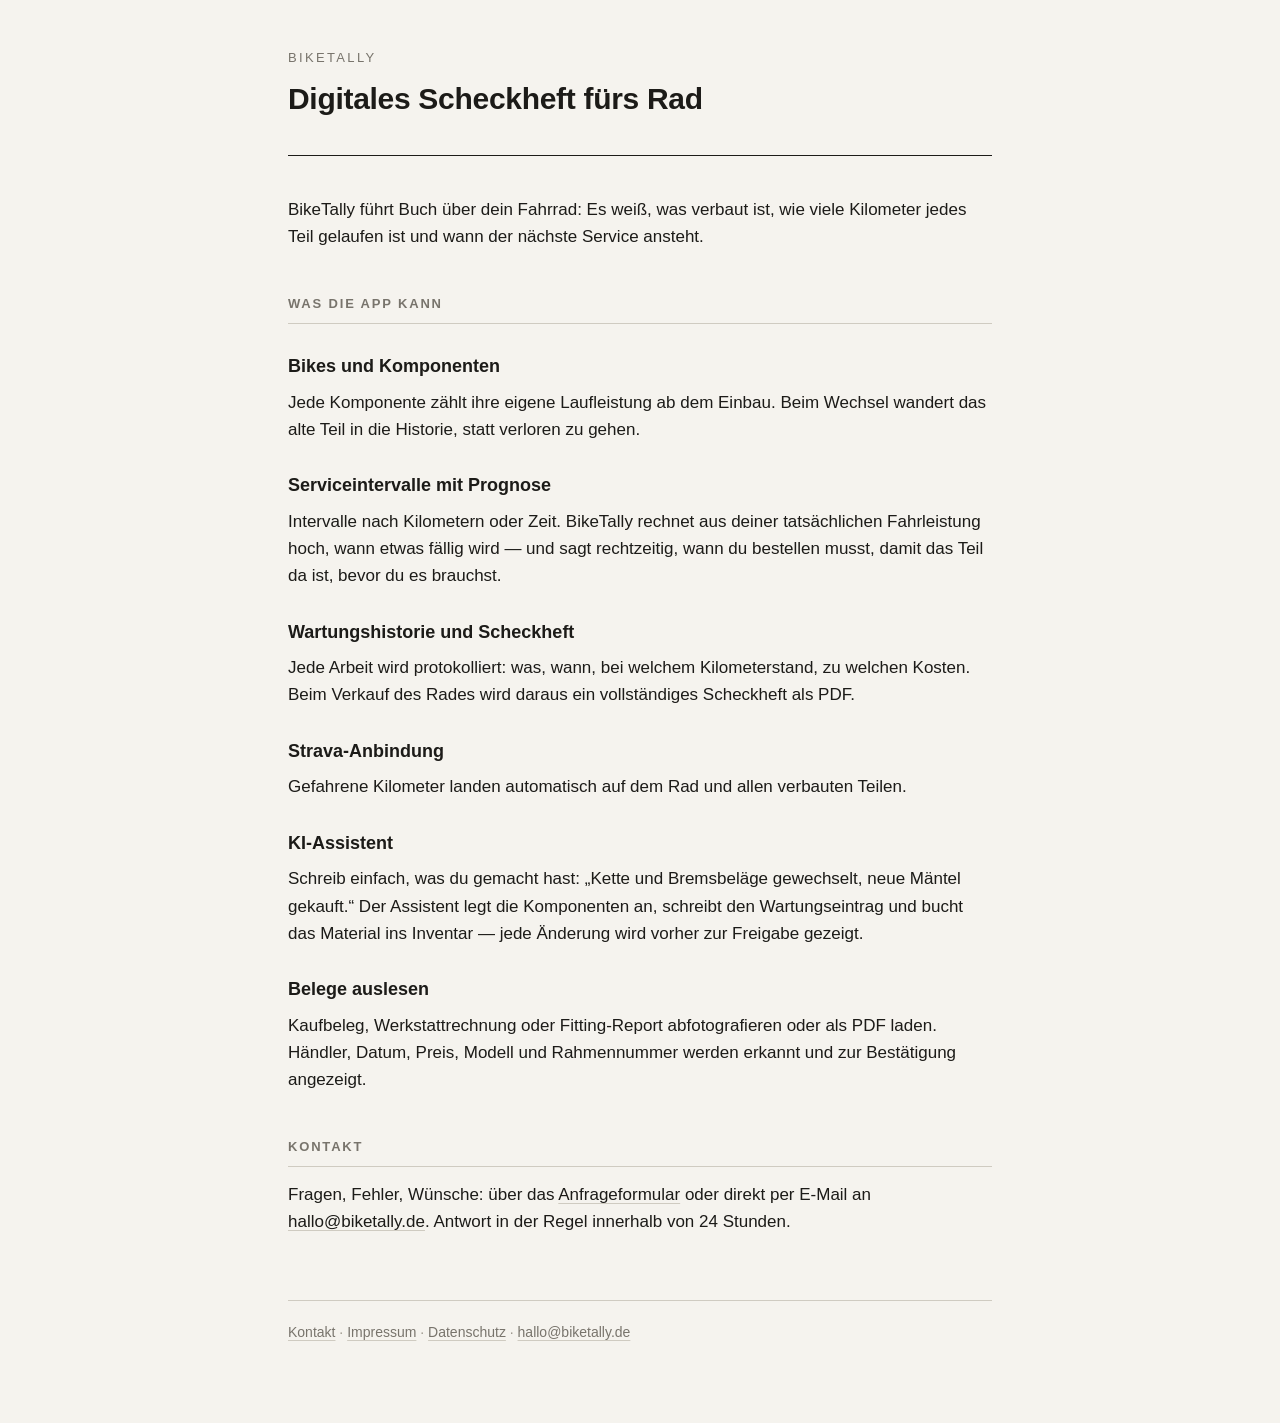
<file: index.html>
<!DOCTYPE html>
<html lang="de">
<head>
<meta charset="utf-8">
<meta name="viewport" content="width=device-width, initial-scale=1">
<title>BikeTally – Digitales Scheckheft fürs Rad</title>
<meta name="description" content="BikeTally führt Buch über dein Fahrrad: was verbaut ist, wie viele Kilometer jedes Teil gelaufen ist und wann der nächste Service ansteht.">
<link rel="stylesheet" href="/stil.css">
</head>
<body>
<div class="blatt">

<header>
  <p class="marke">BikeTally</p>
  <h1>Digitales Scheckheft fürs Rad</h1>
</header>

<p>
  BikeTally führt Buch über dein Fahrrad: Es weiß, was verbaut ist, wie viele Kilometer jedes
  Teil gelaufen ist und wann der nächste Service ansteht.
</p>

<h2>Was die App kann</h2>

<h3>Bikes und Komponenten</h3>
<p>
  Jede Komponente zählt ihre eigene Laufleistung ab dem Einbau. Beim Wechsel wandert das alte
  Teil in die Historie, statt verloren zu gehen.
</p>

<h3>Serviceintervalle mit Prognose</h3>
<p>
  Intervalle nach Kilometern oder Zeit. BikeTally rechnet aus deiner tatsächlichen Fahrleistung
  hoch, wann etwas fällig wird — und sagt rechtzeitig, wann du bestellen musst, damit das Teil
  da ist, bevor du es brauchst.
</p>

<h3>Wartungshistorie und Scheckheft</h3>
<p>
  Jede Arbeit wird protokolliert: was, wann, bei welchem Kilometerstand, zu welchen Kosten. Beim
  Verkauf des Rades wird daraus ein vollständiges Scheckheft als PDF.
</p>

<h3>Strava-Anbindung</h3>
<p>
  Gefahrene Kilometer landen automatisch auf dem Rad und allen verbauten Teilen.
</p>

<h3>KI-Assistent</h3>
<p>
  Schreib einfach, was du gemacht hast: „Kette und Bremsbeläge gewechselt, neue Mäntel gekauft.“
  Der Assistent legt die Komponenten an, schreibt den Wartungseintrag und bucht das Material ins
  Inventar — jede Änderung wird vorher zur Freigabe gezeigt.
</p>

<h3>Belege auslesen</h3>
<p>
  Kaufbeleg, Werkstattrechnung oder Fitting-Report abfotografieren oder als PDF laden. Händler,
  Datum, Preis, Modell und Rahmennummer werden erkannt und zur Bestätigung angezeigt.
</p>

<h2>Kontakt</h2>
<p>
  Fragen, Fehler, Wünsche: über das <a href="/kontakt">Anfrageformular</a> oder direkt per
  E-Mail an <a href="mailto:hallo@biketally.de">hallo@biketally.de</a>. Antwort in der Regel
  innerhalb von 24 Stunden.
</p>

<footer>
  <a href="/kontakt">Kontakt</a> · <a href="/impressum">Impressum</a> ·
  <a href="/datenschutz">Datenschutz</a> ·
  <a href="mailto:hallo@biketally.de">hallo@biketally.de</a>
</footer>

</div>
</body>
</html>
</file>
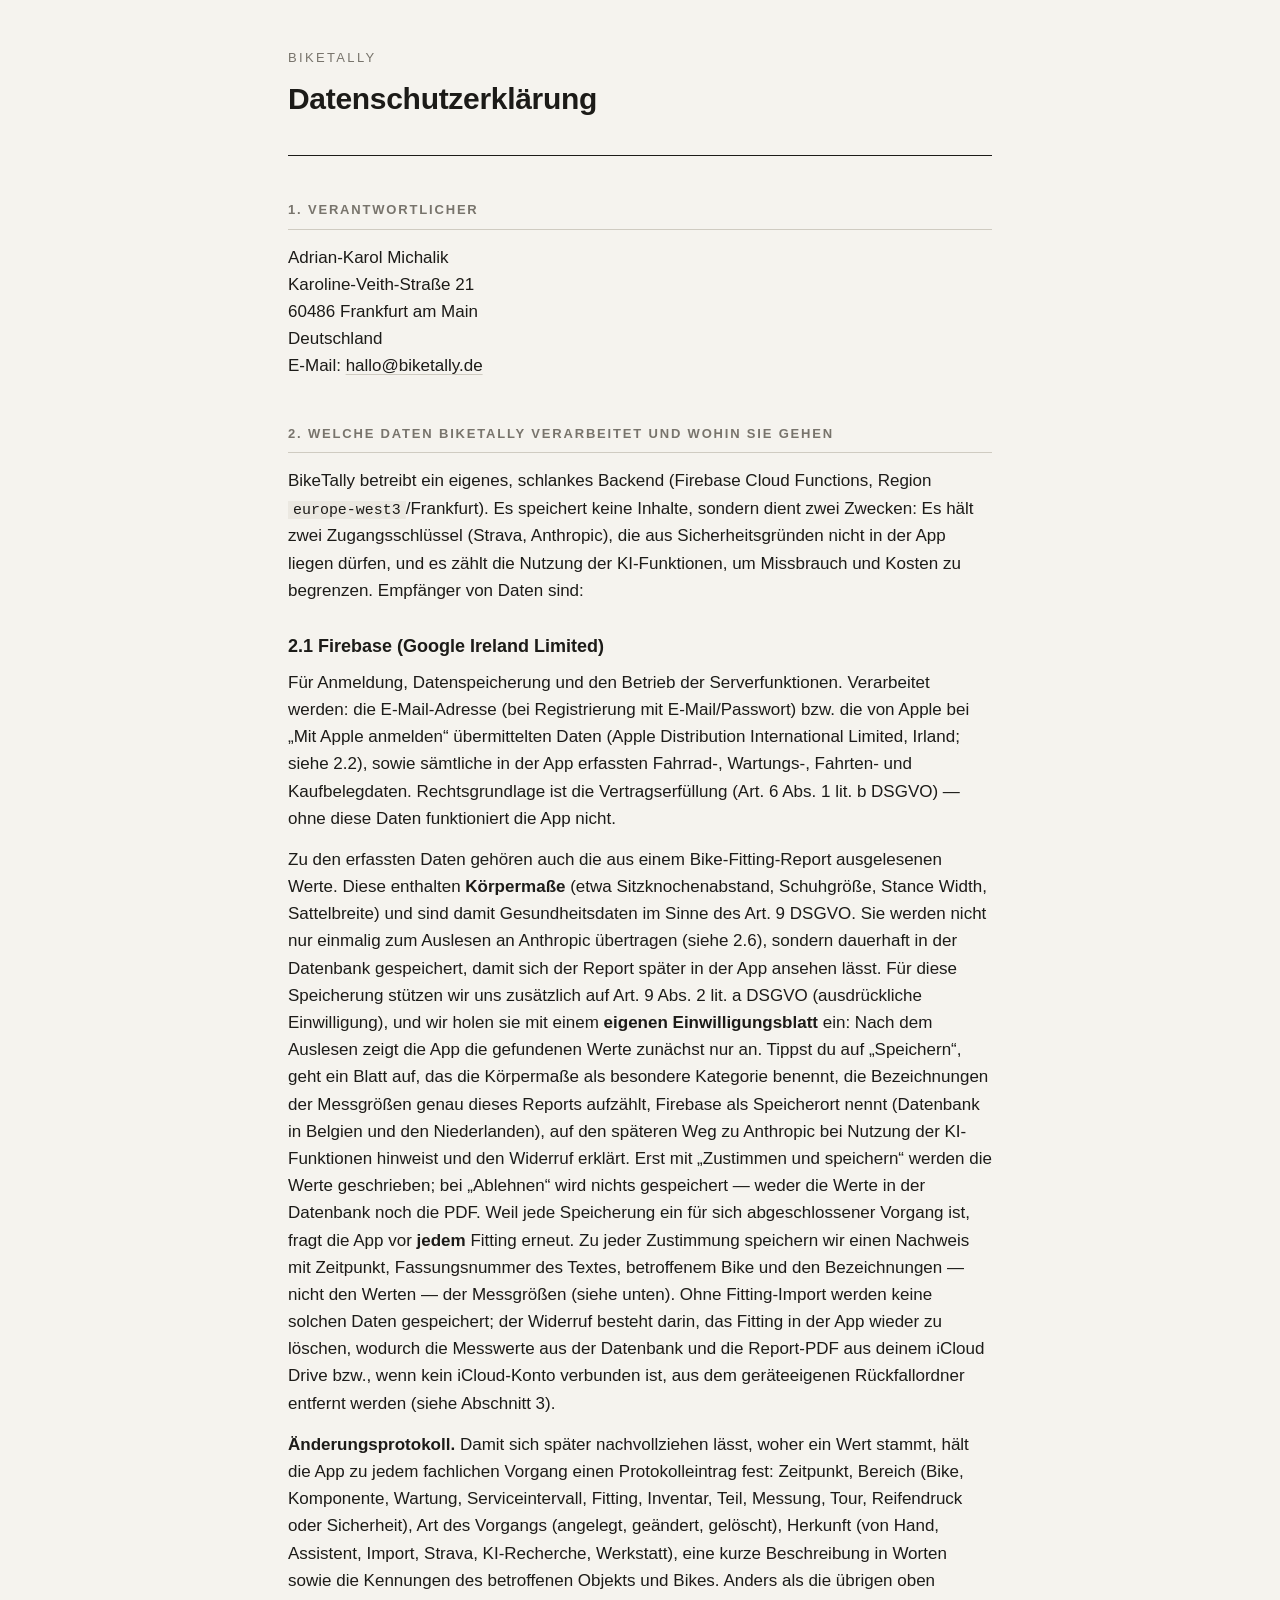
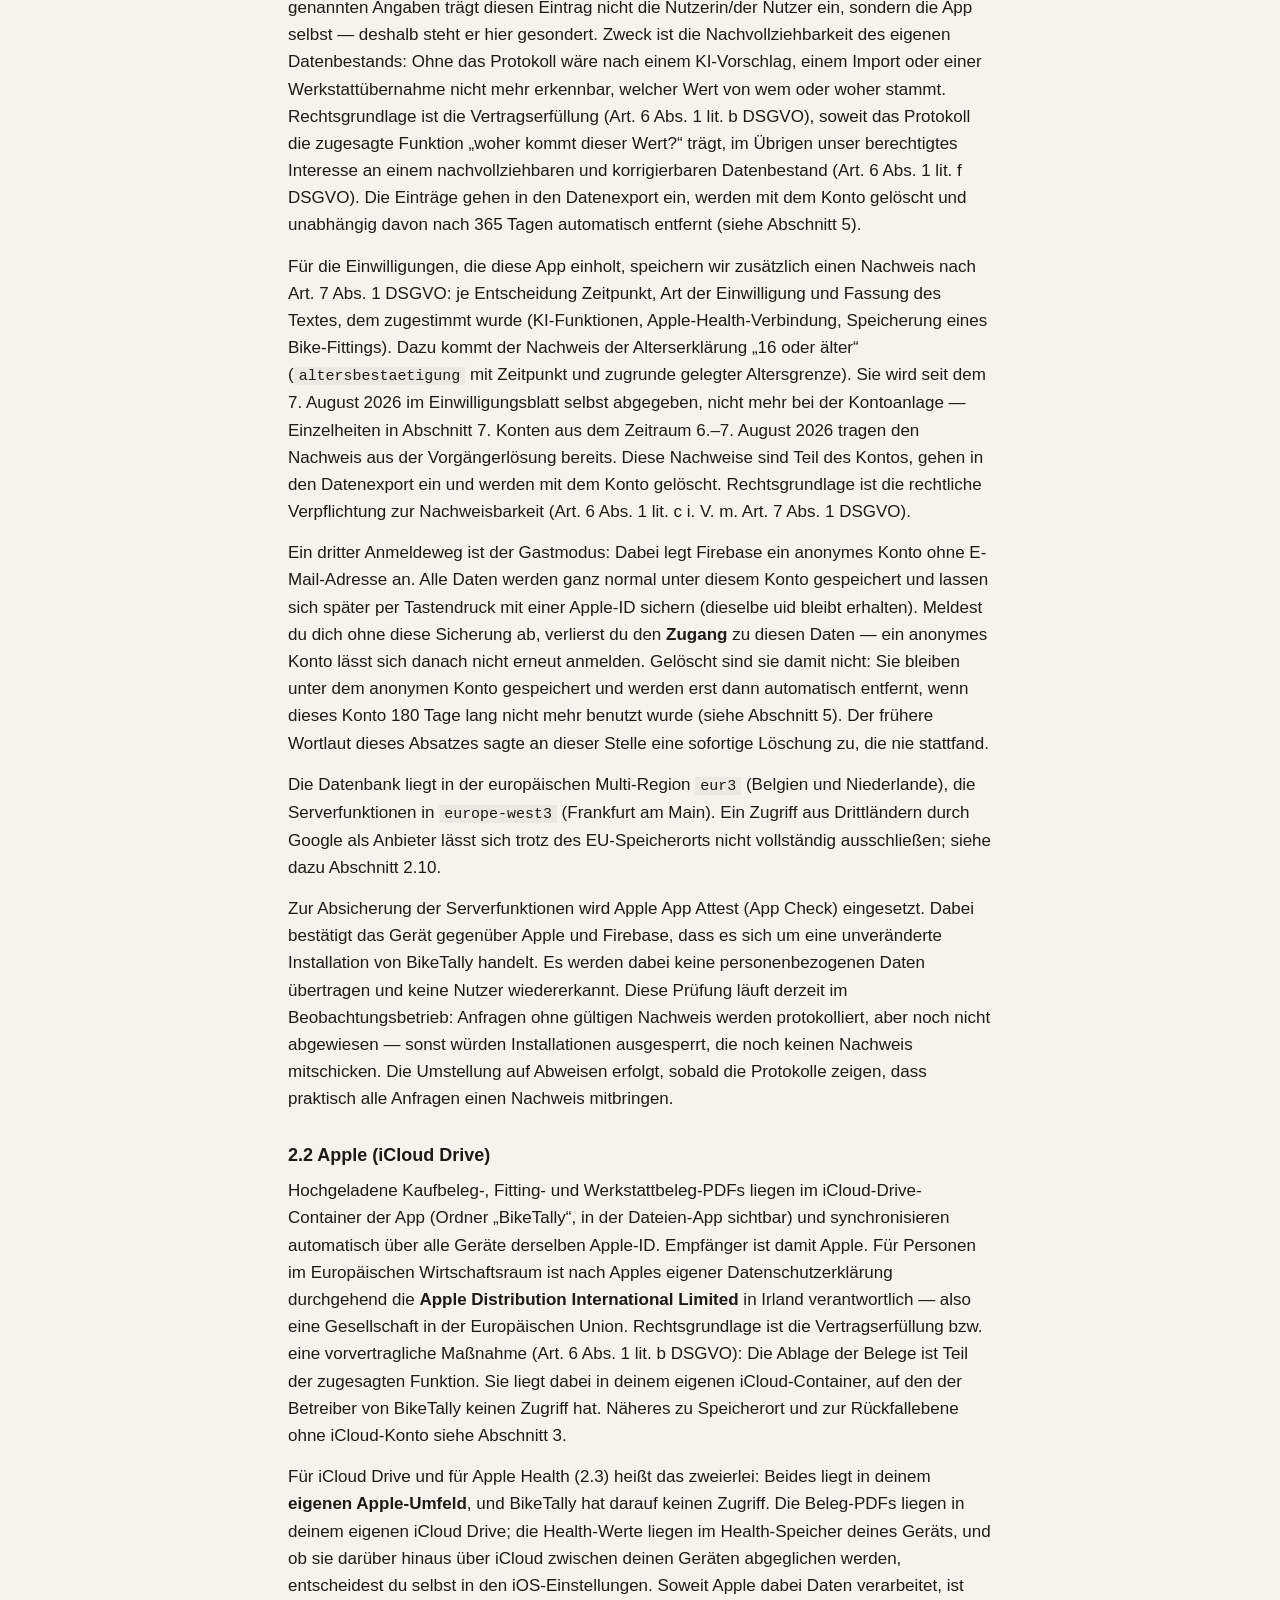
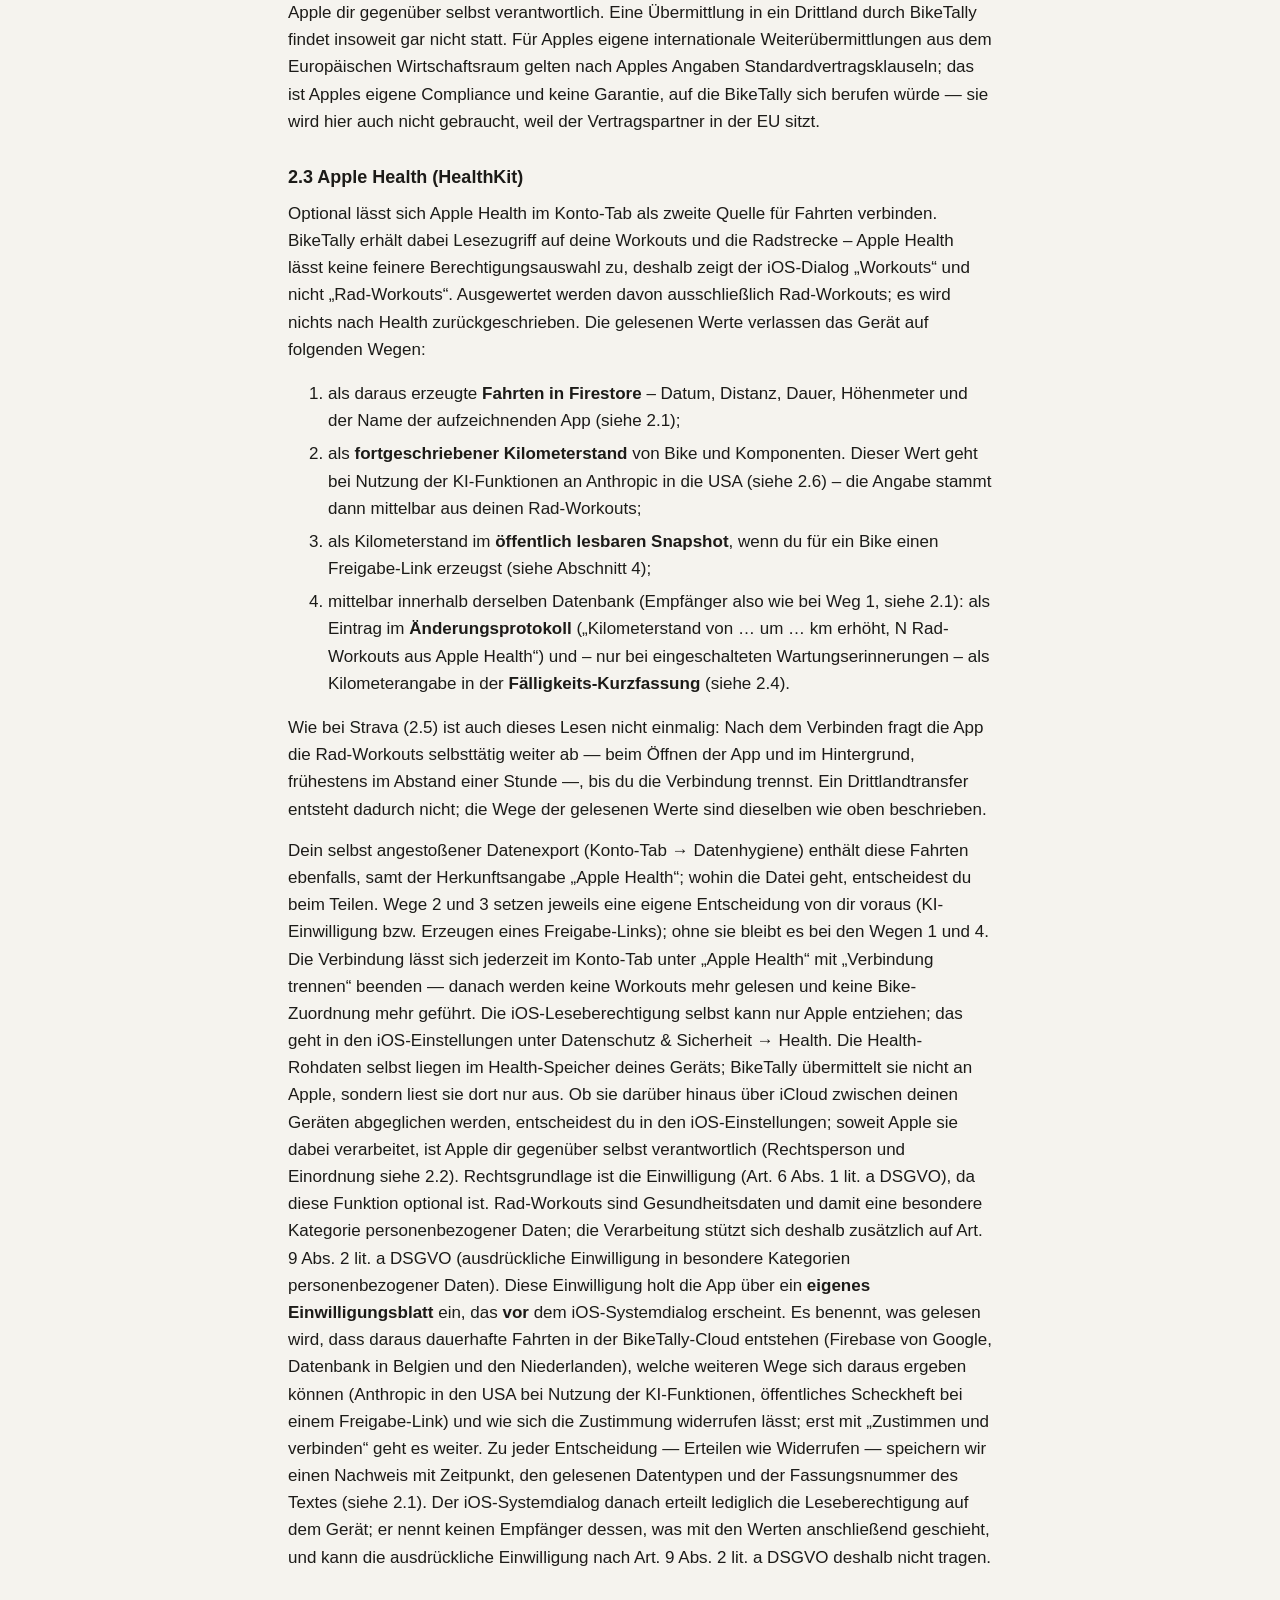
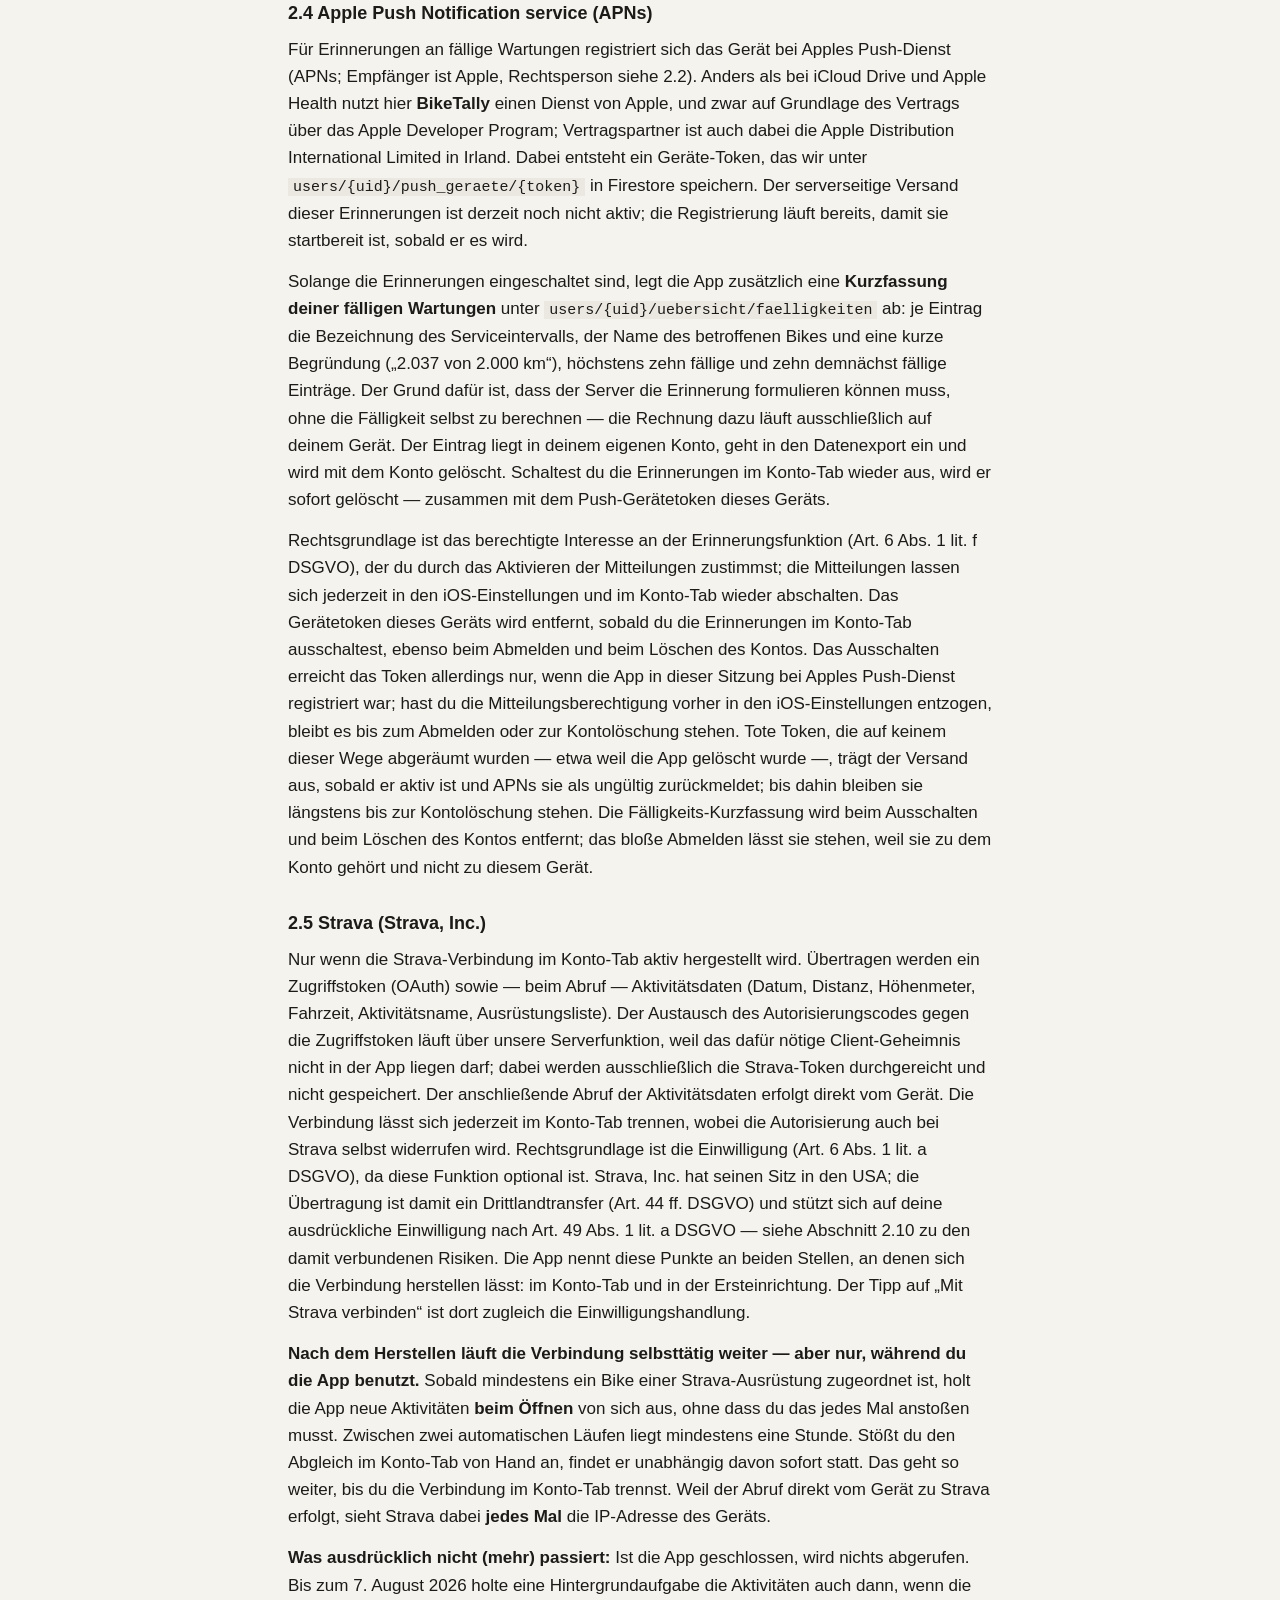
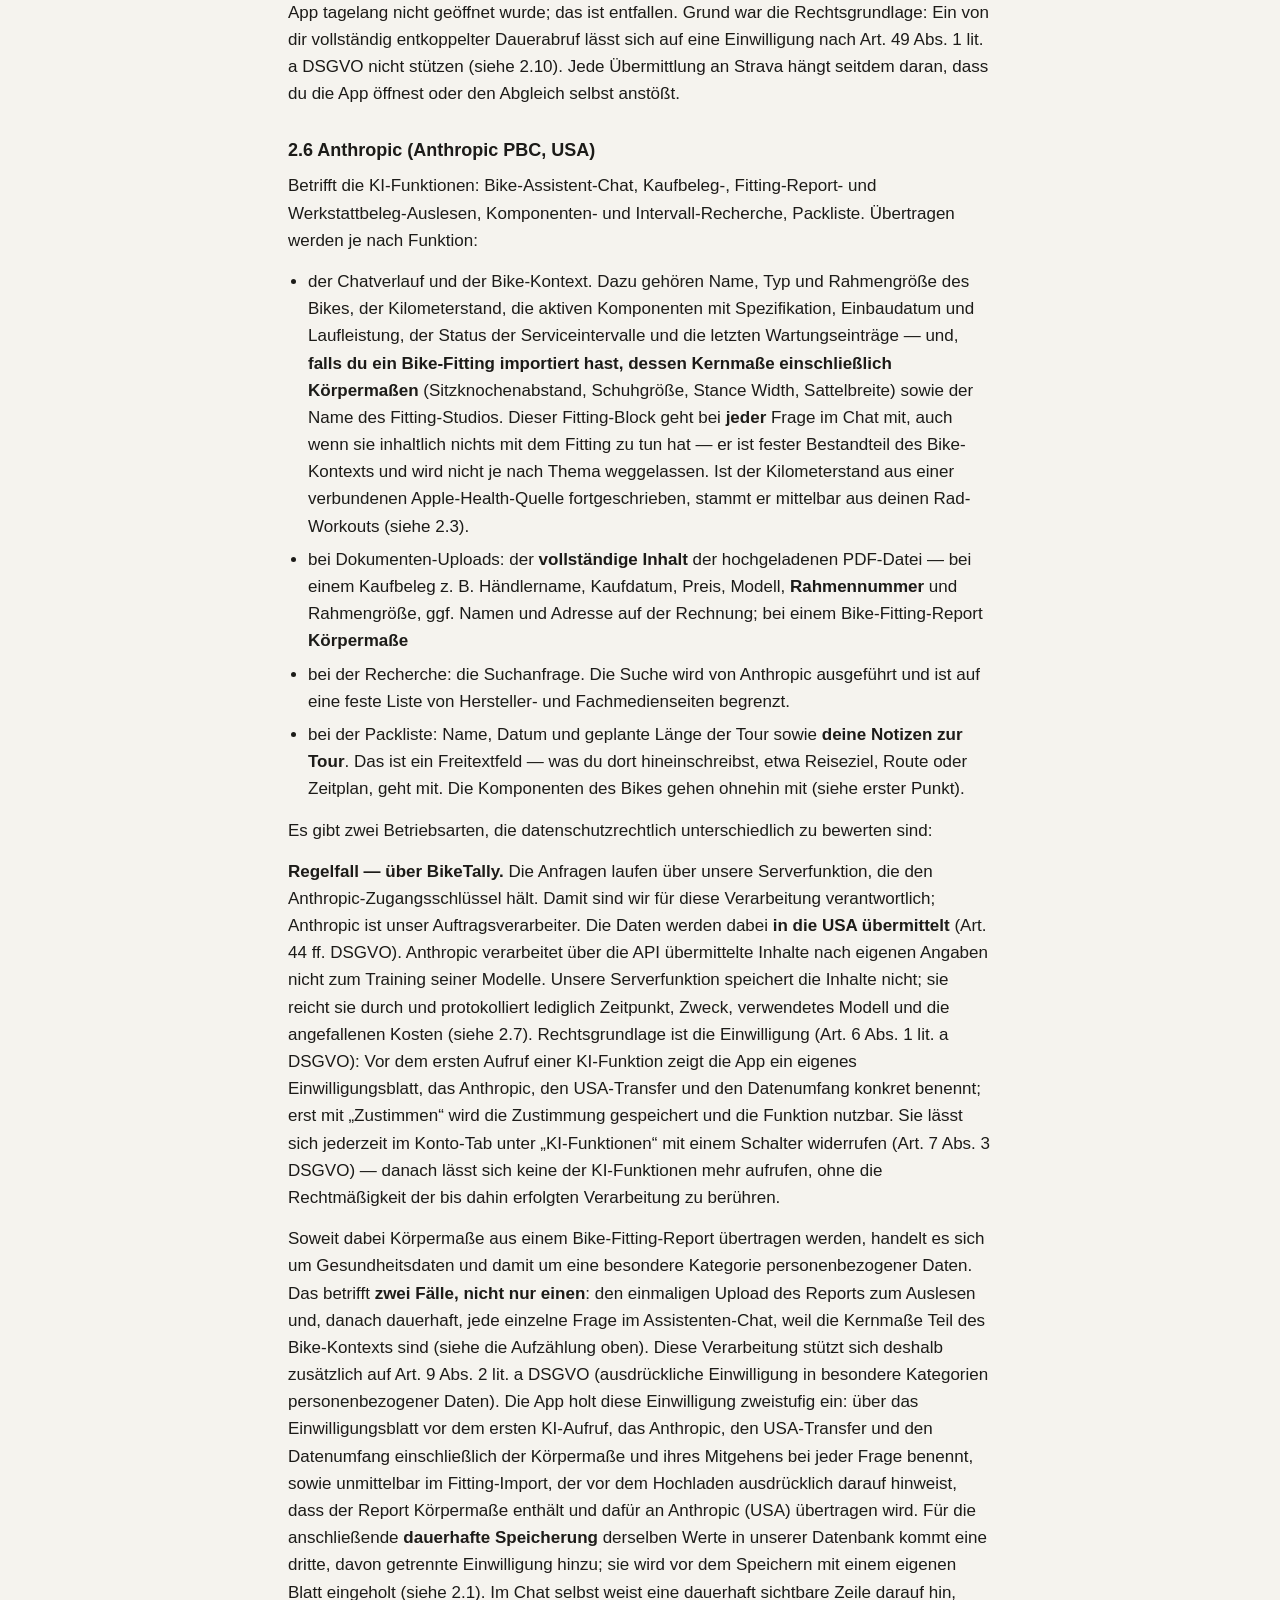
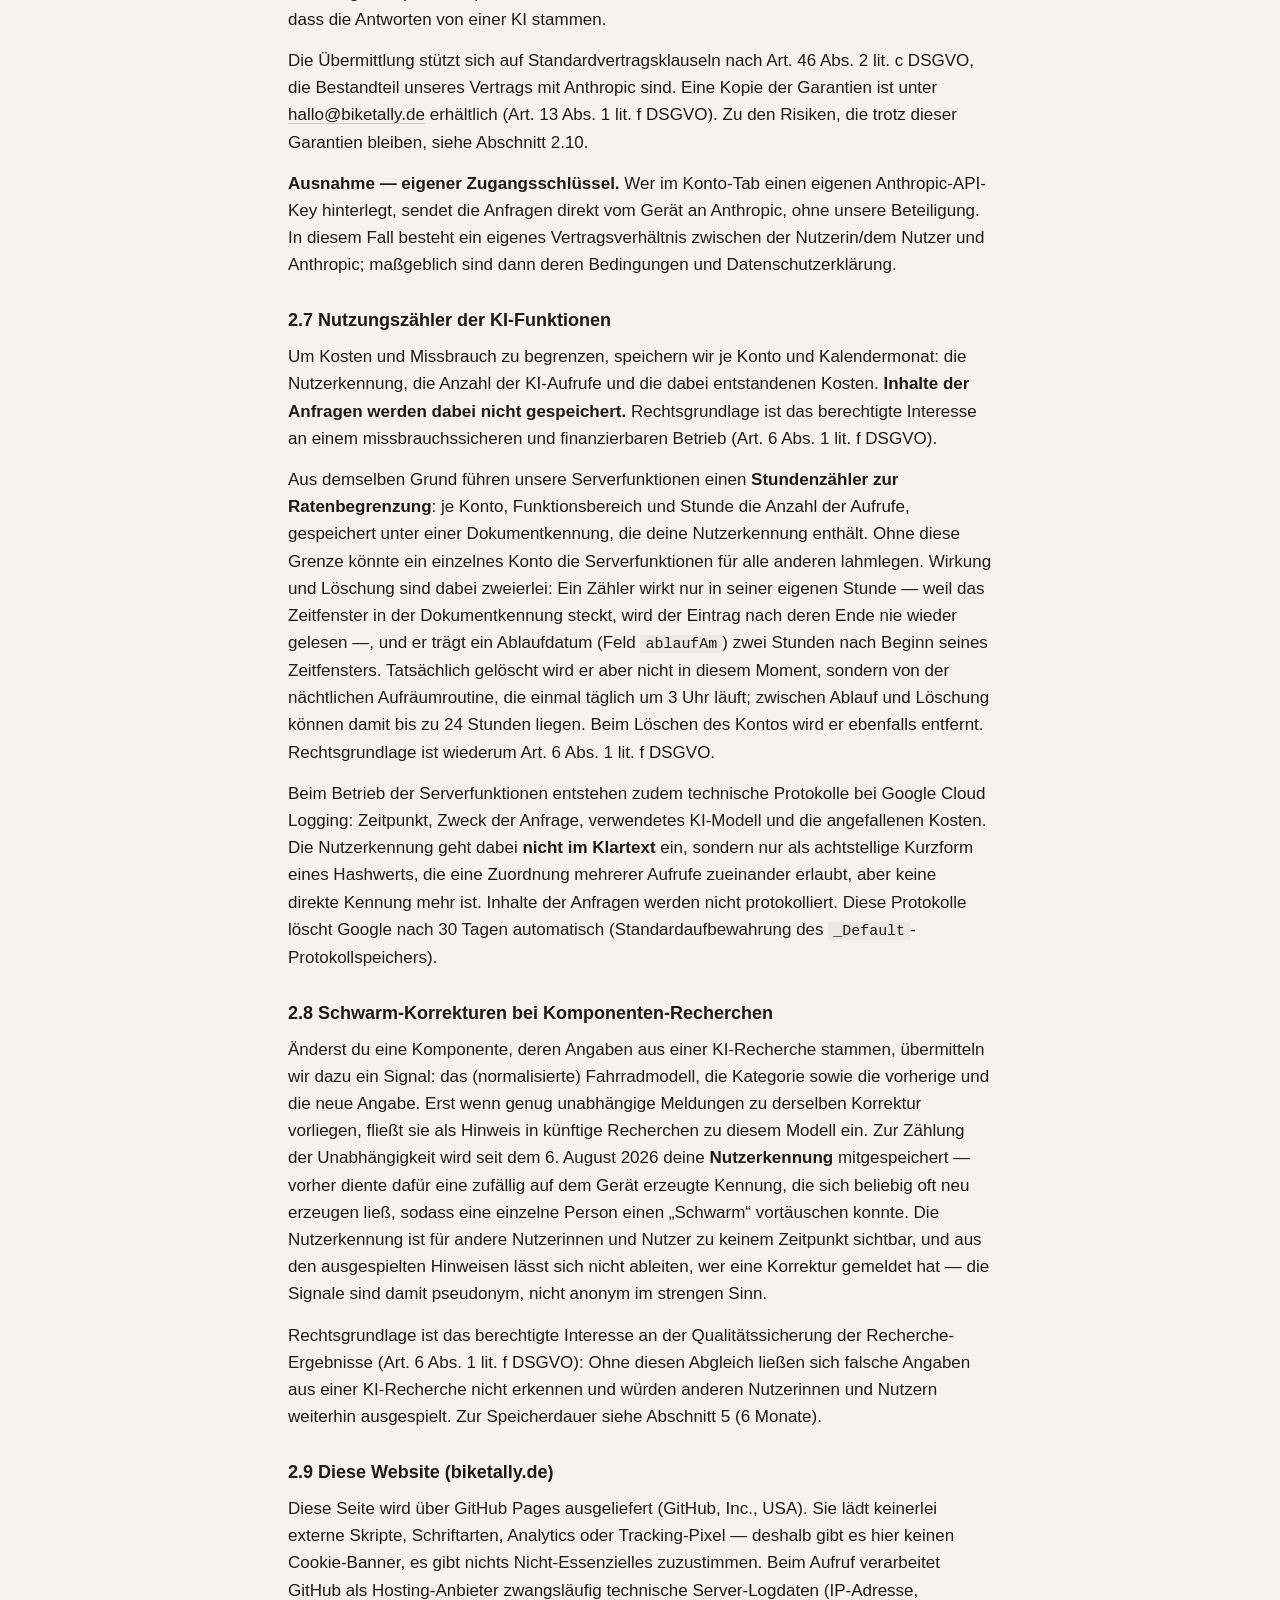
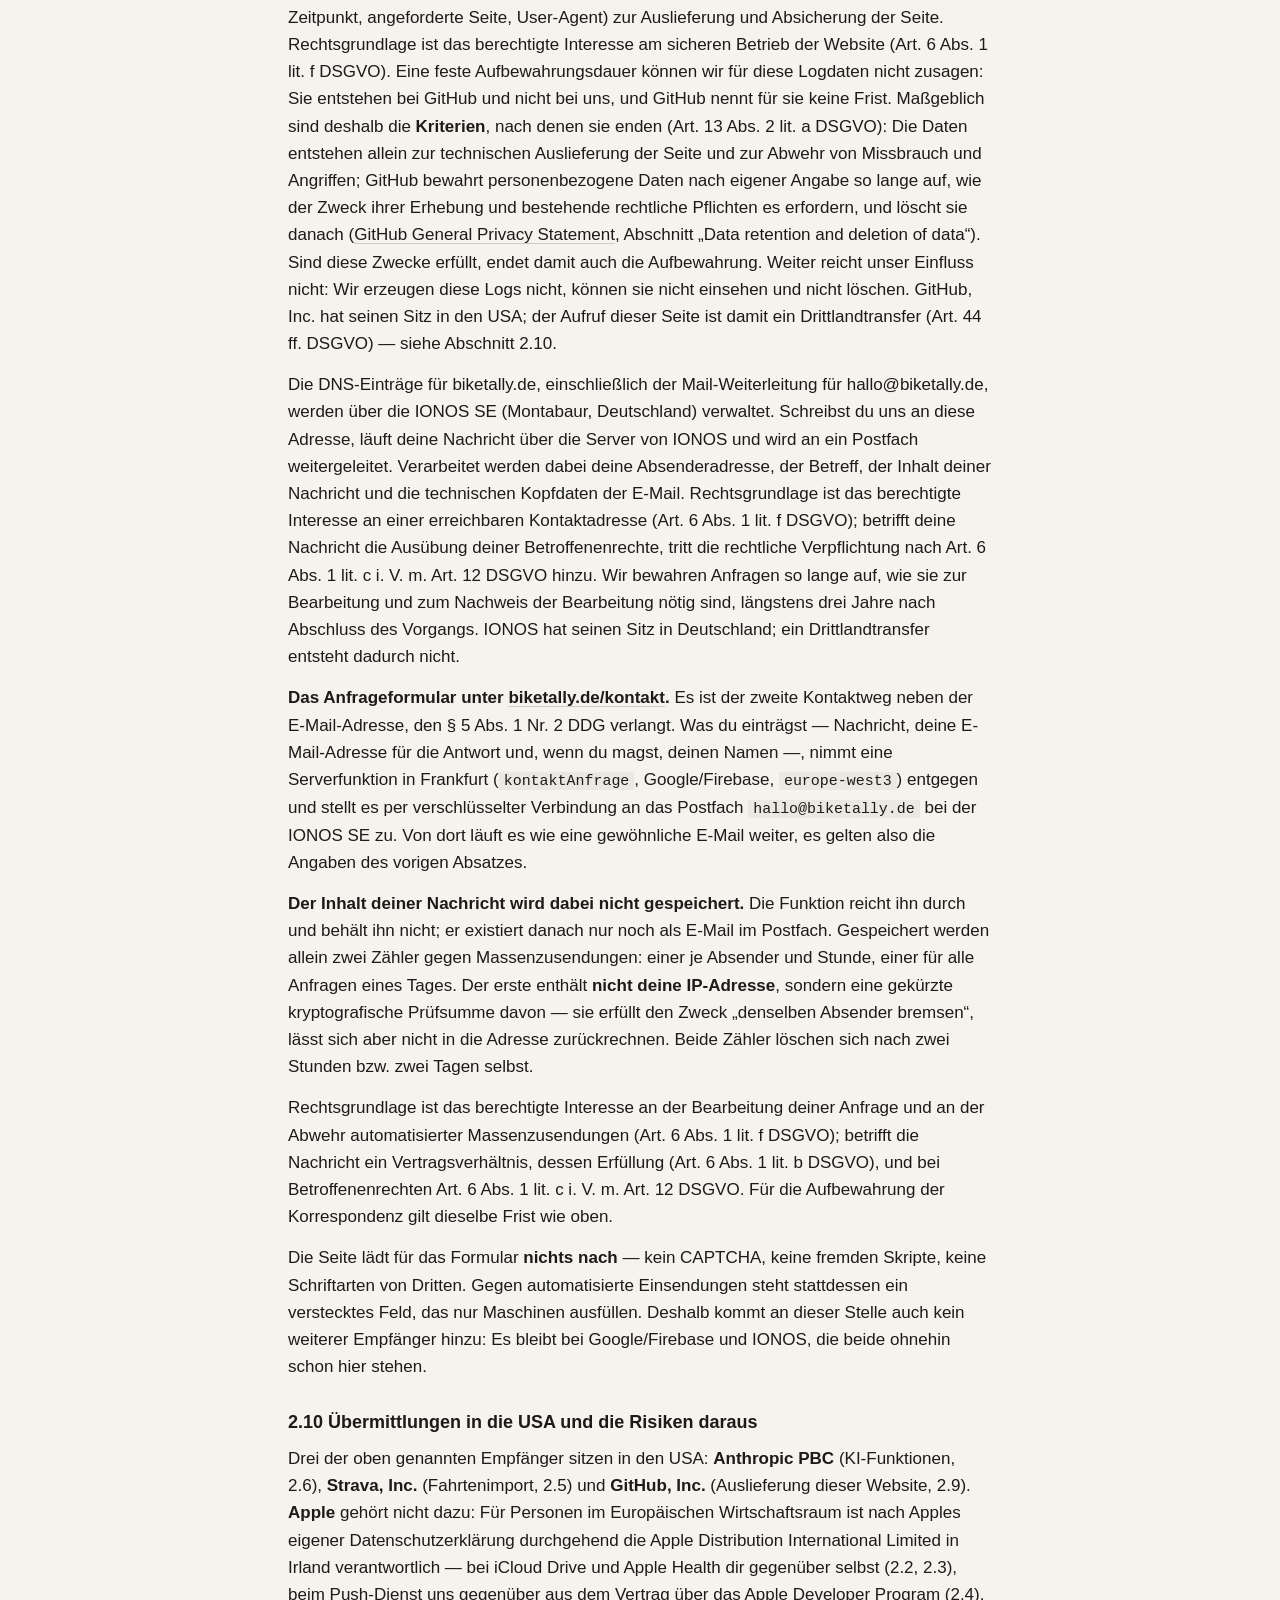
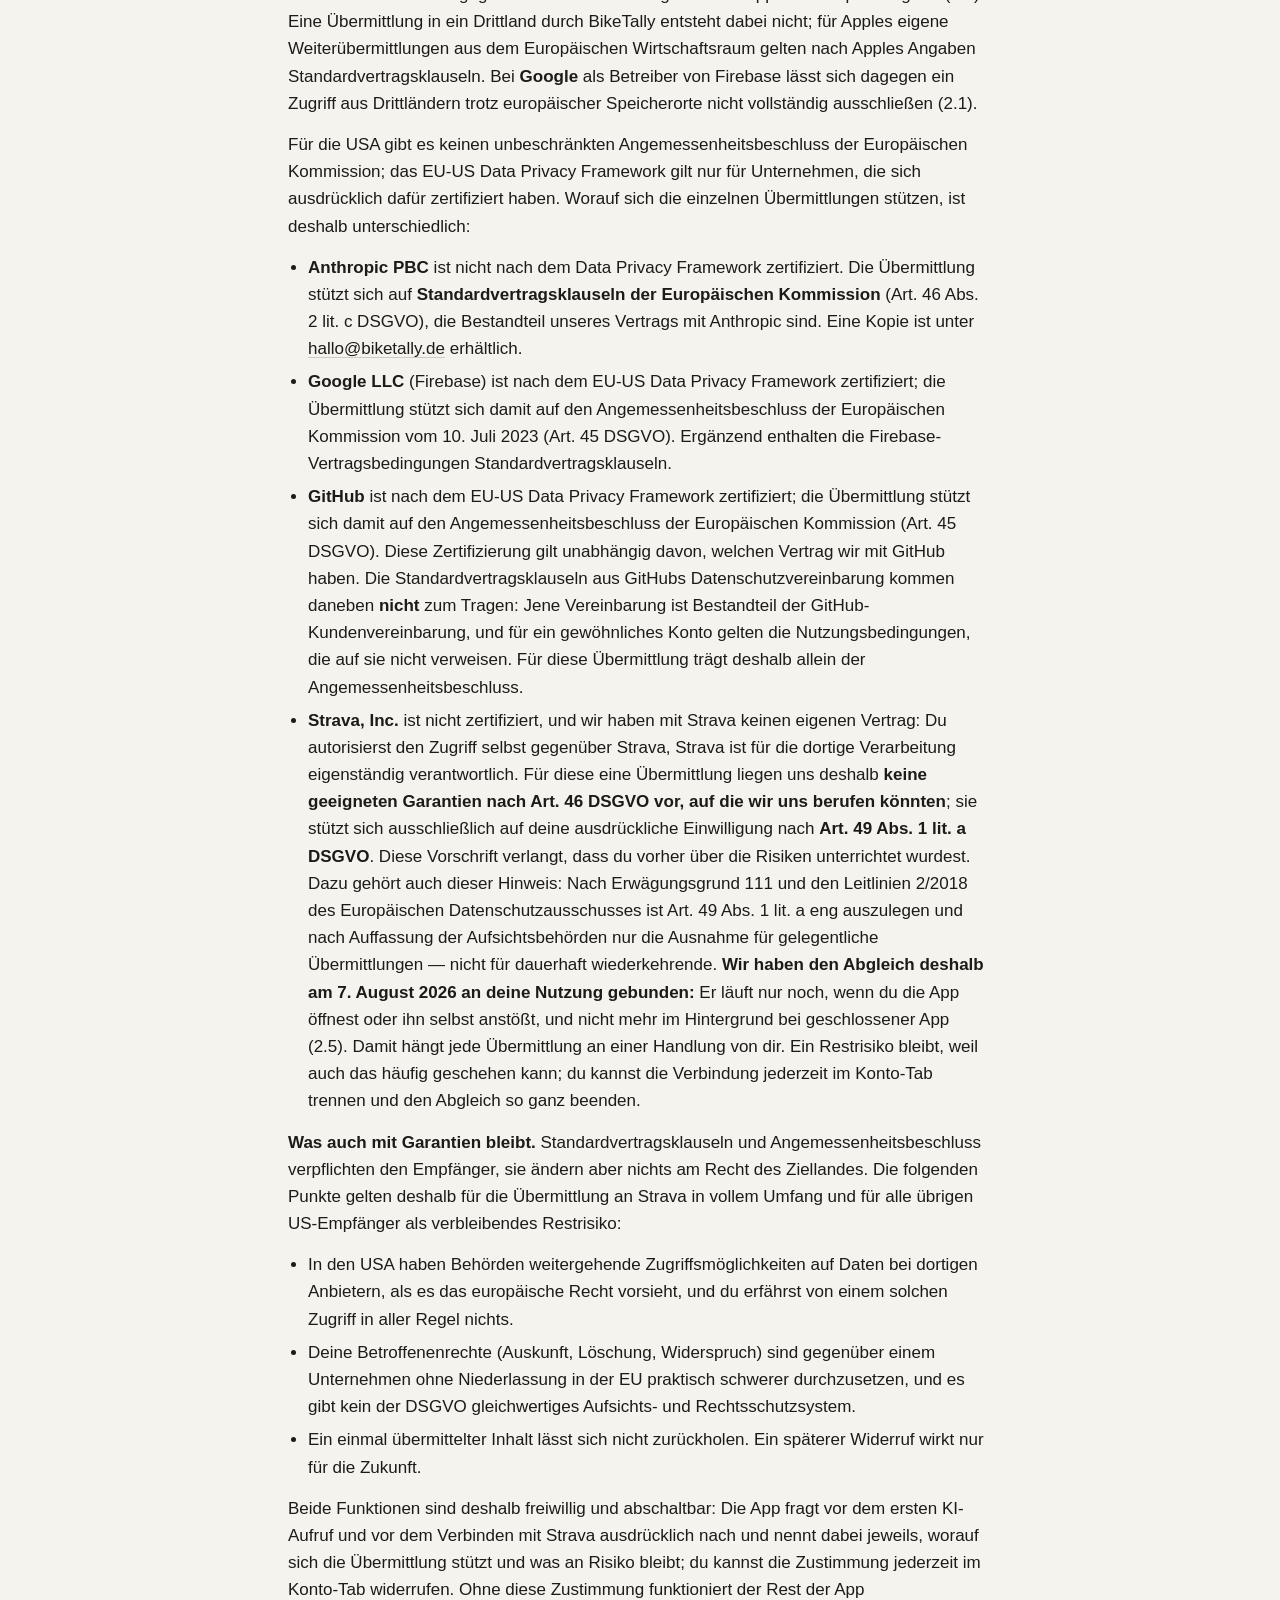
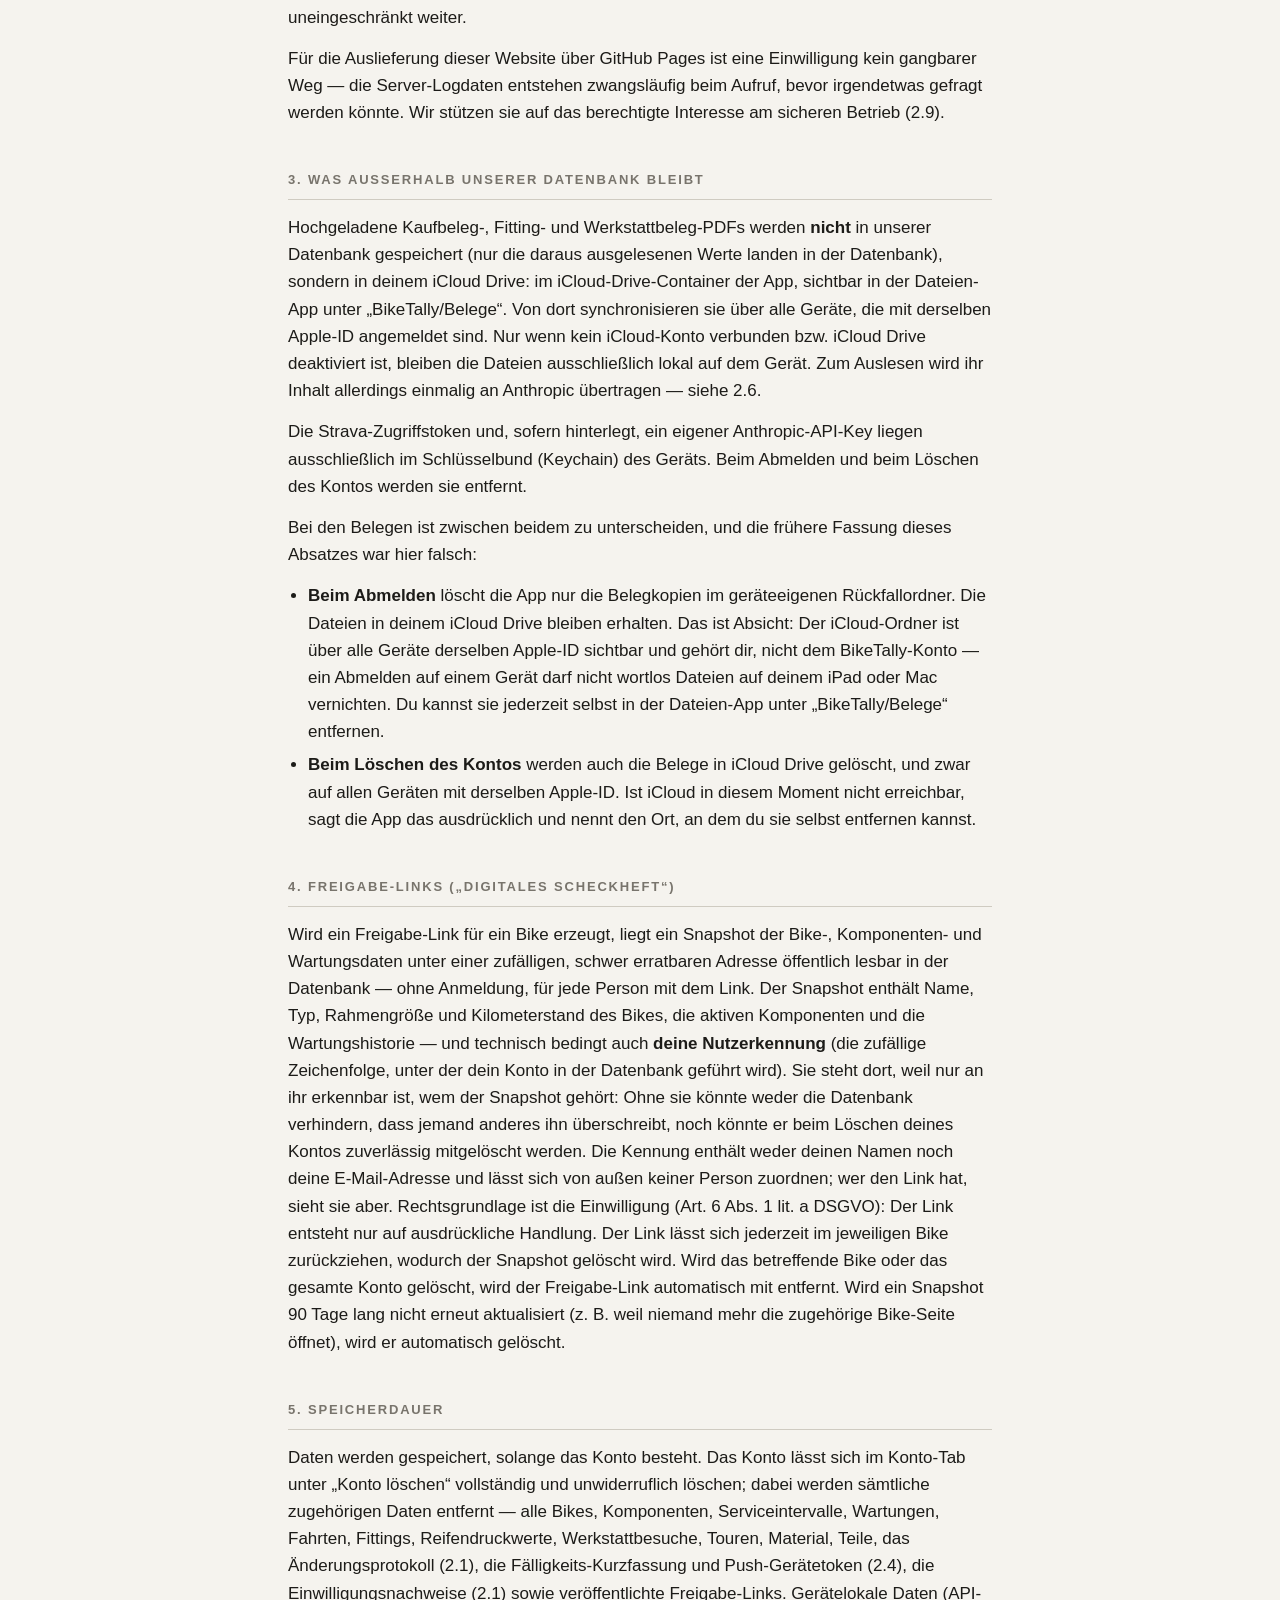
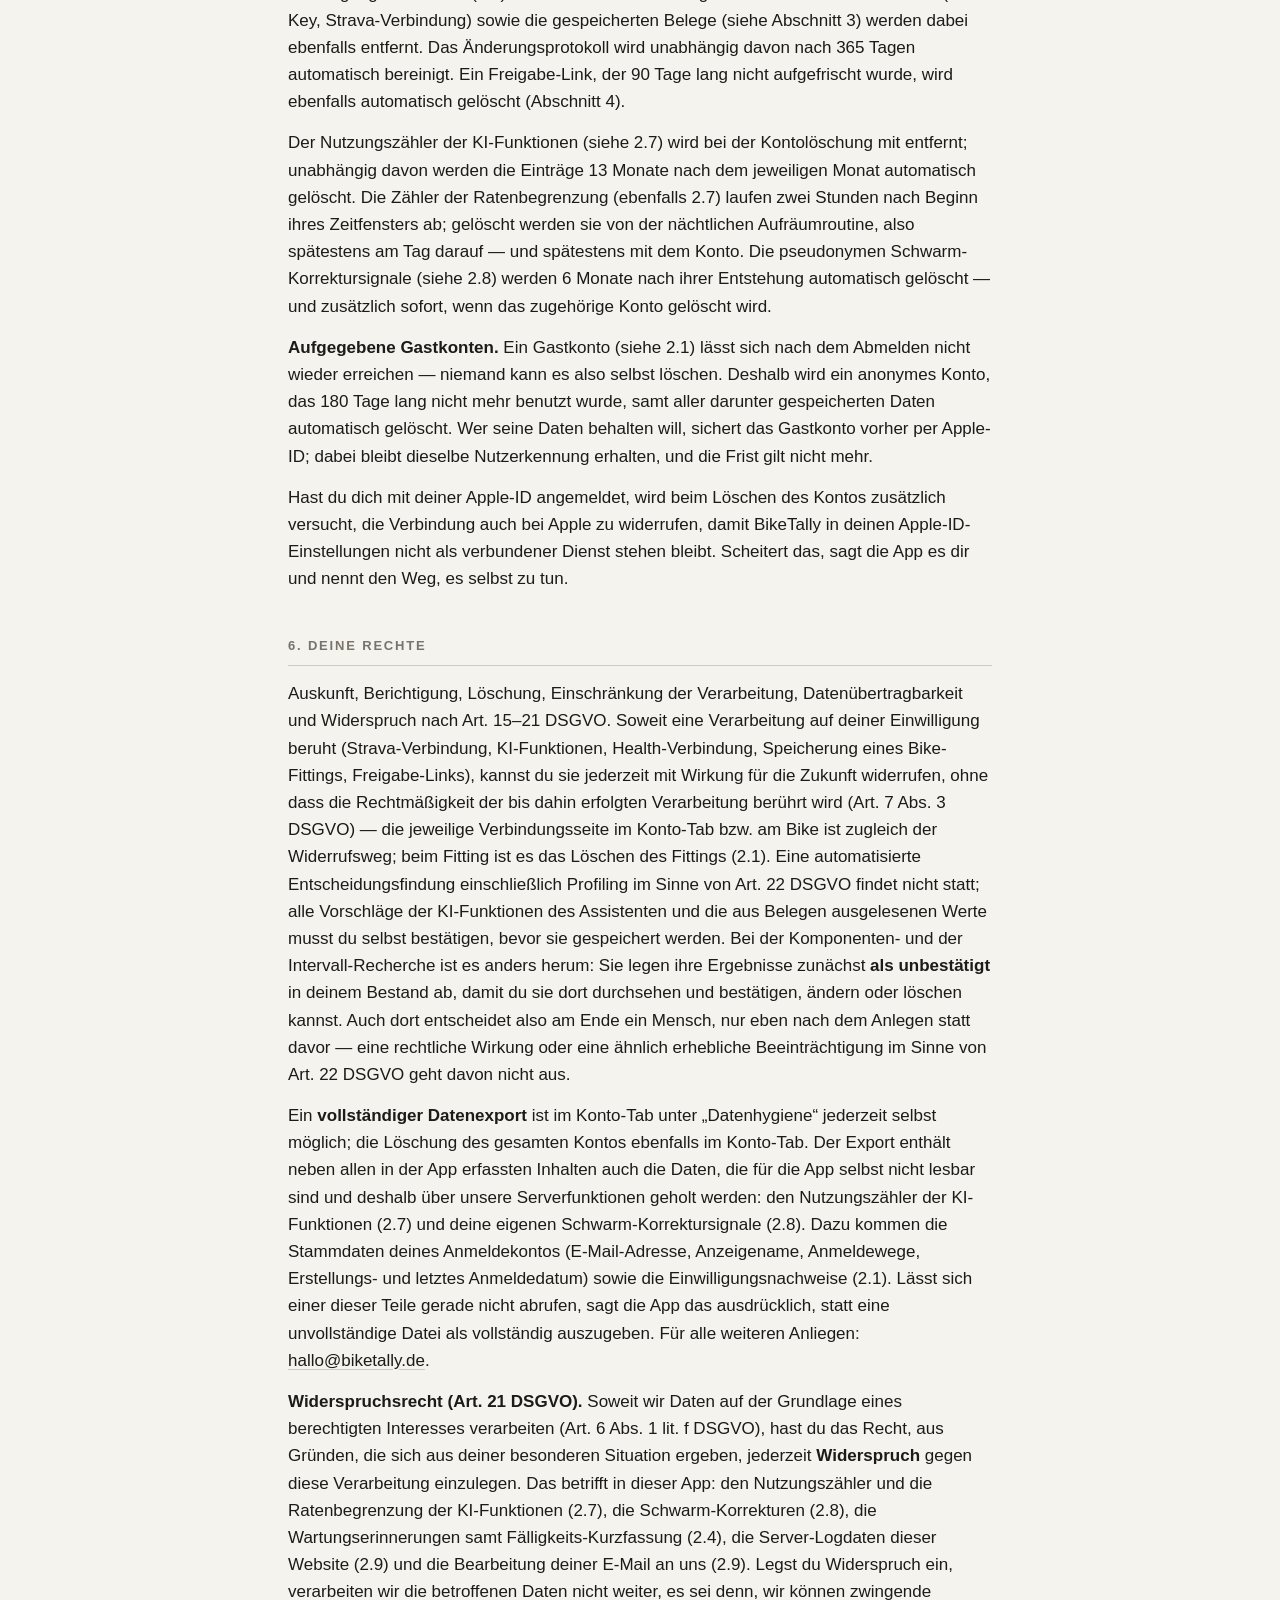
<file: datenschutz/index.html>
<!DOCTYPE html>
<html lang="de">
<head>
<meta charset="utf-8">
<meta name="viewport" content="width=device-width, initial-scale=1">
<title>Datenschutzerklärung – BikeTally</title>
<meta name="robots" content="index, follow">
<link rel="stylesheet" href="/stil.css">
</head>
<body>
<div class="blatt">

<header>
  <p class="marke">BikeTally</p>
  <h1>Datenschutzerklärung</h1>
</header>

<h2>1. Verantwortlicher</h2>
<p>
  Adrian-Karol Michalik<br>
  Karoline-Veith-Straße 21<br>
  60486 Frankfurt am Main<br>
  Deutschland<br>
  E-Mail: <a href="mailto:hallo@biketally.de">hallo@biketally.de</a>
</p>

<h2>2. Welche Daten BikeTally verarbeitet und wohin sie gehen</h2>
<p>
  BikeTally betreibt ein eigenes, schlankes Backend (Firebase Cloud Functions, Region
  <code>europe-west3</code>/Frankfurt). Es speichert keine Inhalte, sondern dient zwei Zwecken:
  Es hält zwei Zugangsschlüssel (Strava, Anthropic), die aus Sicherheitsgründen nicht in der App
  liegen dürfen, und es zählt die Nutzung der KI-Funktionen, um Missbrauch und Kosten zu
  begrenzen. Empfänger von Daten sind:
</p>

<h3>2.1 Firebase (Google Ireland Limited)</h3>
<p>
  Für Anmeldung, Datenspeicherung und den Betrieb der Serverfunktionen. Verarbeitet werden: die
  E-Mail-Adresse (bei Registrierung mit E-Mail/Passwort) bzw. die von Apple bei „Mit Apple
  anmelden“ übermittelten Daten (Apple Distribution International Limited, Irland; siehe 2.2),
  sowie sämtliche in der
  App erfassten Fahrrad-, Wartungs-, Fahrten- und Kaufbelegdaten. Rechtsgrundlage ist die Vertragserfüllung (Art. 6 Abs. 1 lit. b
  DSGVO) — ohne diese Daten funktioniert die App nicht.
</p>
<p>
  Zu den erfassten Daten gehören auch die aus einem Bike-Fitting-Report ausgelesenen Werte.
  Diese enthalten <strong>Körpermaße</strong> (etwa Sitzknochenabstand, Schuhgröße, Stance
  Width, Sattelbreite) und sind damit Gesundheitsdaten im Sinne des Art. 9 DSGVO. Sie werden
  nicht nur einmalig zum Auslesen an Anthropic übertragen (siehe 2.6), sondern dauerhaft in der
  Datenbank gespeichert, damit sich der Report später in der App ansehen lässt. Für diese
  Speicherung stützen wir uns zusätzlich auf Art. 9 Abs. 2 lit. a DSGVO (ausdrückliche
  Einwilligung), und wir holen sie mit einem <strong>eigenen Einwilligungsblatt</strong> ein:
  Nach dem Auslesen zeigt die App die gefundenen Werte zunächst nur an. Tippst du auf
  „Speichern“, geht ein Blatt auf, das die Körpermaße als besondere Kategorie benennt, die
  Bezeichnungen der Messgrößen genau dieses Reports aufzählt, Firebase als Speicherort nennt
  (Datenbank in Belgien und den Niederlanden), auf den späteren Weg zu Anthropic bei Nutzung der
  KI-Funktionen hinweist und den Widerruf erklärt. Erst mit „Zustimmen und speichern“ werden die
  Werte geschrieben; bei „Ablehnen“ wird nichts gespeichert — weder die Werte in der Datenbank
  noch die PDF. Weil jede Speicherung ein für sich abgeschlossener Vorgang ist, fragt die App vor
  <strong>jedem</strong> Fitting erneut. Zu jeder Zustimmung speichern wir einen Nachweis mit
  Zeitpunkt, Fassungsnummer des Textes, betroffenem Bike und den Bezeichnungen — nicht den
  Werten — der Messgrößen (siehe unten). Ohne Fitting-Import werden keine solchen Daten
  gespeichert; der Widerruf besteht darin, das Fitting in der App wieder zu löschen, wodurch die
  Messwerte aus der Datenbank und die Report-PDF aus deinem iCloud Drive bzw., wenn kein
  iCloud-Konto verbunden ist, aus dem geräteeigenen Rückfallordner entfernt werden (siehe
  Abschnitt 3).
</p>
<p>
  <strong>Änderungsprotokoll.</strong> Damit sich später nachvollziehen lässt, woher ein Wert
  stammt, hält die App zu jedem fachlichen Vorgang einen Protokolleintrag fest: Zeitpunkt,
  Bereich (Bike, Komponente, Wartung, Serviceintervall, Fitting, Inventar, Teil, Messung, Tour,
  Reifendruck oder Sicherheit), Art des Vorgangs (angelegt, geändert, gelöscht), Herkunft (von
  Hand, Assistent, Import, Strava, KI-Recherche, Werkstatt), eine kurze Beschreibung in Worten
  sowie die Kennungen des betroffenen Objekts und Bikes. Anders als die übrigen oben genannten
  Angaben trägt diesen Eintrag nicht die Nutzerin/der Nutzer ein, sondern die App selbst —
  deshalb steht er hier gesondert. Zweck ist die Nachvollziehbarkeit des eigenen Datenbestands:
  Ohne das Protokoll wäre nach einem KI-Vorschlag, einem Import oder einer Werkstattübernahme
  nicht mehr erkennbar, welcher Wert von wem oder woher stammt. Rechtsgrundlage ist die
  Vertragserfüllung (Art. 6 Abs. 1 lit. b DSGVO), soweit das Protokoll die zugesagte Funktion
  „woher kommt dieser Wert?“ trägt, im Übrigen unser berechtigtes Interesse an einem
  nachvollziehbaren und korrigierbaren Datenbestand (Art. 6 Abs. 1 lit. f DSGVO). Die Einträge
  gehen in den Datenexport ein, werden mit dem Konto gelöscht und unabhängig davon nach 365 Tagen
  automatisch entfernt (siehe Abschnitt 5).
</p>
<p>
  Für die Einwilligungen, die diese App einholt, speichern wir zusätzlich einen Nachweis nach
  Art. 7 Abs. 1 DSGVO: je Entscheidung Zeitpunkt, Art der Einwilligung und Fassung des Textes,
  dem zugestimmt wurde (KI-Funktionen, Apple-Health-Verbindung, Speicherung eines Bike-Fittings).
  Dazu kommt der Nachweis der Alterserklärung „16 oder älter“ (<code>altersbestaetigung</code> mit
  Zeitpunkt und zugrunde gelegter Altersgrenze). Sie wird seit dem 7. August 2026 im
  Einwilligungsblatt selbst abgegeben, nicht mehr bei der Kontoanlage — Einzelheiten in
  Abschnitt 7. Konten aus dem Zeitraum 6.–7. August 2026 tragen den Nachweis aus der
  Vorgängerlösung bereits. Diese Nachweise sind Teil des Kontos, gehen in den Datenexport ein und
  werden mit dem Konto gelöscht. Rechtsgrundlage ist die rechtliche Verpflichtung zur Nachweisbarkeit
  (Art. 6 Abs. 1 lit. c i.&nbsp;V.&nbsp;m. Art. 7 Abs. 1 DSGVO).
</p>
<p>
  Ein dritter Anmeldeweg ist der Gastmodus: Dabei legt Firebase ein anonymes Konto ohne
  E-Mail-Adresse an. Alle Daten werden ganz normal unter diesem Konto gespeichert und lassen sich
  später per Tastendruck mit einer Apple-ID sichern (dieselbe uid bleibt erhalten). Meldest du
  dich ohne diese Sicherung ab, verlierst du den <strong>Zugang</strong> zu diesen Daten — ein
  anonymes Konto lässt sich danach nicht erneut anmelden. Gelöscht sind sie damit nicht: Sie
  bleiben unter dem anonymen Konto gespeichert und werden erst dann automatisch entfernt, wenn
  dieses Konto 180 Tage lang nicht mehr benutzt wurde (siehe Abschnitt 5). Der frühere Wortlaut
  dieses Absatzes sagte an dieser Stelle eine sofortige Löschung zu, die nie stattfand.
</p>
<p>
  Die Datenbank liegt in der europäischen Multi-Region <code>eur3</code> (Belgien und
  Niederlande), die Serverfunktionen in <code>europe-west3</code> (Frankfurt am Main). Ein
  Zugriff aus Drittländern durch Google als Anbieter lässt sich trotz des EU-Speicherorts nicht
  vollständig ausschließen; siehe dazu Abschnitt 2.10.
</p>
<p>
  Zur Absicherung der Serverfunktionen wird Apple App Attest (App Check) eingesetzt. Dabei
  bestätigt das Gerät gegenüber Apple und Firebase, dass es sich um eine unveränderte
  Installation von BikeTally handelt. Es werden dabei keine personenbezogenen Daten übertragen
  und keine Nutzer wiedererkannt. Diese Prüfung läuft derzeit im Beobachtungsbetrieb: Anfragen
  ohne gültigen Nachweis werden protokolliert, aber noch nicht abgewiesen — sonst würden
  Installationen ausgesperrt, die noch keinen Nachweis mitschicken. Die Umstellung auf Abweisen
  erfolgt, sobald die Protokolle zeigen, dass praktisch alle Anfragen einen Nachweis mitbringen.
</p>

<h3>2.2 Apple (iCloud Drive)</h3>
<p>
  Hochgeladene Kaufbeleg-, Fitting- und Werkstattbeleg-PDFs liegen im iCloud-Drive-Container der
  App (Ordner „BikeTally“, in der Dateien-App sichtbar) und synchronisieren automatisch über alle
  Geräte derselben Apple-ID. Empfänger ist damit Apple. Für Personen im Europäischen
  Wirtschaftsraum ist nach Apples eigener Datenschutzerklärung durchgehend die <strong>Apple
  Distribution International Limited</strong> in Irland verantwortlich — also eine Gesellschaft
  in der Europäischen Union. Rechtsgrundlage
  ist die Vertragserfüllung bzw. eine vorvertragliche Maßnahme (Art. 6 Abs. 1 lit. b DSGVO): Die
  Ablage der Belege ist Teil der zugesagten Funktion. Sie liegt dabei in deinem eigenen
  iCloud-Container, auf den der Betreiber von BikeTally keinen Zugriff hat. Näheres zu
  Speicherort und zur Rückfallebene ohne iCloud-Konto siehe Abschnitt 3.
</p>
<p>
  Für iCloud Drive und für Apple Health (2.3) heißt das zweierlei: Beides liegt in deinem
  <strong>eigenen Apple-Umfeld</strong>, und BikeTally hat darauf keinen Zugriff. Die
  Beleg-PDFs liegen in deinem eigenen iCloud Drive; die Health-Werte liegen im Health-Speicher
  deines Geräts, und ob sie darüber hinaus über iCloud zwischen deinen Geräten abgeglichen
  werden, entscheidest du selbst in den iOS-Einstellungen. Soweit Apple dabei Daten verarbeitet,
  ist Apple dir gegenüber selbst verantwortlich. Eine Übermittlung in ein
  Drittland durch BikeTally findet insoweit gar nicht statt. Für Apples eigene internationale
  Weiterübermittlungen aus dem Europäischen Wirtschaftsraum gelten nach Apples Angaben
  Standardvertragsklauseln; das ist Apples eigene Compliance und keine Garantie, auf die
  BikeTally sich berufen würde — sie wird hier auch nicht gebraucht, weil der Vertragspartner in
  der EU sitzt.
</p>

<h3>2.3 Apple Health (HealthKit)</h3>
<p>
  Optional lässt sich Apple Health im Konto-Tab als zweite Quelle für Fahrten verbinden.
  BikeTally erhält dabei Lesezugriff auf deine Workouts und die Radstrecke – Apple Health lässt
  keine feinere Berechtigungsauswahl zu, deshalb zeigt der iOS-Dialog „Workouts“ und nicht
  „Rad-Workouts“. Ausgewertet werden davon ausschließlich Rad-Workouts; es wird nichts nach
  Health zurückgeschrieben. Die gelesenen Werte verlassen das Gerät auf folgenden Wegen:
</p>
<ol>
  <li>als daraus erzeugte <strong>Fahrten in Firestore</strong> – Datum, Distanz, Dauer,
    Höhenmeter und der Name der aufzeichnenden App (siehe 2.1);</li>
  <li>als <strong>fortgeschriebener Kilometerstand</strong> von Bike und Komponenten. Dieser
    Wert geht bei Nutzung der KI-Funktionen an Anthropic in die USA (siehe 2.6) – die Angabe
    stammt dann mittelbar aus deinen Rad-Workouts;</li>
  <li>als Kilometerstand im <strong>öffentlich lesbaren Snapshot</strong>, wenn du für ein Bike
    einen Freigabe-Link erzeugst (siehe Abschnitt 4);</li>
  <li>mittelbar innerhalb derselben Datenbank (Empfänger also wie bei Weg 1, siehe 2.1): als
    Eintrag im <strong>Änderungsprotokoll</strong> („Kilometerstand von … um … km erhöht,
    N Rad-Workouts aus Apple Health“) und – nur bei eingeschalteten Wartungserinnerungen – als
    Kilometerangabe in der <strong>Fälligkeits-Kurzfassung</strong> (siehe 2.4).</li>
</ol>
<p>
  Wie bei Strava (2.5) ist auch dieses Lesen nicht einmalig: Nach dem Verbinden fragt die App die
  Rad-Workouts selbsttätig weiter ab — beim Öffnen der App und im Hintergrund, frühestens im
  Abstand einer Stunde —, bis du die Verbindung trennst. Ein Drittlandtransfer entsteht dadurch
  nicht; die Wege der gelesenen Werte sind dieselben wie oben beschrieben.
</p>
<p>
  Dein selbst angestoßener Datenexport (Konto-Tab → Datenhygiene) enthält diese Fahrten
  ebenfalls, samt der Herkunftsangabe „Apple Health“; wohin die Datei geht, entscheidest du beim
  Teilen. Wege 2 und 3 setzen jeweils eine eigene Entscheidung von dir voraus (KI-Einwilligung
  bzw. Erzeugen eines Freigabe-Links); ohne sie bleibt es bei den Wegen 1 und 4. Die Verbindung lässt sich
  jederzeit im Konto-Tab unter „Apple Health“ mit „Verbindung trennen“ beenden — danach werden
  keine Workouts mehr gelesen und keine Bike-Zuordnung mehr geführt. Die iOS-Leseberechtigung
  selbst kann nur Apple entziehen; das geht in den iOS-Einstellungen unter Datenschutz &amp;
  Sicherheit → Health.
  Die Health-Rohdaten selbst liegen im Health-Speicher deines Geräts; BikeTally übermittelt sie
  nicht an Apple, sondern liest sie dort nur aus. Ob sie darüber hinaus über iCloud zwischen
  deinen Geräten abgeglichen werden, entscheidest du in den iOS-Einstellungen; soweit Apple sie
  dabei verarbeitet, ist Apple dir gegenüber selbst verantwortlich (Rechtsperson und Einordnung
  siehe 2.2). Rechtsgrundlage ist die
  Einwilligung (Art. 6 Abs. 1 lit. a DSGVO), da diese Funktion optional ist. Rad-Workouts sind
  Gesundheitsdaten und damit eine besondere Kategorie personenbezogener Daten; die Verarbeitung
  stützt sich deshalb zusätzlich auf Art. 9 Abs. 2 lit. a DSGVO (ausdrückliche Einwilligung in
  besondere Kategorien personenbezogener Daten). Diese Einwilligung holt die App über ein
  <strong>eigenes Einwilligungsblatt</strong> ein, das <strong>vor</strong> dem iOS-Systemdialog
  erscheint. Es benennt, was gelesen wird, dass daraus dauerhafte Fahrten in der BikeTally-Cloud
  entstehen (Firebase von Google, Datenbank in Belgien und den Niederlanden), welche weiteren
  Wege sich daraus ergeben können (Anthropic in den USA bei Nutzung der KI-Funktionen,
  öffentliches Scheckheft bei einem Freigabe-Link) und wie sich die Zustimmung widerrufen lässt;
  erst mit „Zustimmen und verbinden“ geht es weiter. Zu jeder Entscheidung — Erteilen wie
  Widerrufen — speichern wir einen Nachweis mit Zeitpunkt, den gelesenen Datentypen und der
  Fassungsnummer des Textes (siehe 2.1). Der iOS-Systemdialog danach erteilt lediglich die
  Leseberechtigung auf dem Gerät; er nennt keinen Empfänger dessen, was mit den Werten
  anschließend geschieht, und kann die ausdrückliche Einwilligung nach Art. 9 Abs. 2 lit. a
  DSGVO deshalb nicht tragen.
</p>

<h3>2.4 Apple Push Notification service (APNs)</h3>
<p>
  Für Erinnerungen an fällige Wartungen registriert sich das Gerät bei Apples Push-Dienst (APNs;
  Empfänger ist Apple, Rechtsperson siehe 2.2). Anders als bei iCloud Drive und Apple Health
  nutzt hier <strong>BikeTally</strong> einen Dienst von Apple, und zwar auf Grundlage des
  Vertrags über das Apple Developer Program; Vertragspartner ist auch dabei die Apple
  Distribution International Limited in Irland. Dabei entsteht ein Geräte-Token, das wir unter
  <code>users/{uid}/push_geraete/{token}</code> in Firestore speichern. Der serverseitige Versand
  dieser Erinnerungen ist derzeit noch nicht aktiv; die Registrierung läuft bereits, damit sie
  startbereit ist, sobald er es wird.
</p>
<p>
  Solange die Erinnerungen eingeschaltet sind, legt die App zusätzlich eine
  <strong>Kurzfassung deiner fälligen Wartungen</strong> unter
  <code>users/{uid}/uebersicht/faelligkeiten</code> ab: je Eintrag die Bezeichnung des
  Serviceintervalls, der Name des betroffenen Bikes und eine kurze Begründung („2.037 von
  2.000 km“), höchstens zehn fällige und zehn demnächst fällige Einträge. Der Grund dafür ist,
  dass der Server die Erinnerung formulieren können muss, ohne die Fälligkeit selbst zu
  berechnen — die Rechnung dazu läuft ausschließlich auf deinem Gerät. Der Eintrag liegt in
  deinem eigenen Konto, geht in den Datenexport ein und wird mit dem Konto gelöscht. Schaltest
  du die Erinnerungen im Konto-Tab wieder aus, wird er sofort gelöscht — zusammen mit dem
  Push-Gerätetoken dieses Geräts.
</p>
<p>
  Rechtsgrundlage ist das berechtigte Interesse an der Erinnerungsfunktion (Art. 6 Abs. 1 lit. f
  DSGVO), der du durch das Aktivieren der Mitteilungen zustimmst; die Mitteilungen lassen sich
  jederzeit in den iOS-Einstellungen und im Konto-Tab wieder abschalten. Das Gerätetoken dieses
  Geräts wird entfernt, sobald du die Erinnerungen im Konto-Tab ausschaltest, ebenso beim
  Abmelden und beim Löschen des Kontos. Das Ausschalten erreicht das Token allerdings nur, wenn
  die App in dieser Sitzung bei Apples Push-Dienst registriert war; hast du die
  Mitteilungsberechtigung vorher in den iOS-Einstellungen entzogen, bleibt es bis zum Abmelden
  oder zur Kontolöschung stehen. Tote Token, die auf keinem dieser Wege abgeräumt
  wurden — etwa weil die App gelöscht wurde —, trägt der Versand aus, sobald er aktiv ist und
  APNs sie als ungültig zurückmeldet; bis dahin bleiben sie längstens bis zur Kontolöschung
  stehen. Die Fälligkeits-Kurzfassung wird beim Ausschalten und beim Löschen des Kontos entfernt;
  das bloße Abmelden lässt sie stehen, weil sie zu dem Konto gehört und nicht zu diesem Gerät.
</p>

<h3>2.5 Strava (Strava, Inc.)</h3>
<p>
  Nur wenn die Strava-Verbindung im Konto-Tab aktiv hergestellt wird. Übertragen werden ein
  Zugriffstoken (OAuth) sowie — beim Abruf — Aktivitätsdaten (Datum, Distanz, Höhenmeter,
  Fahrzeit, Aktivitätsname, Ausrüstungsliste). Der Austausch des Autorisierungscodes gegen die
  Zugriffstoken läuft über unsere Serverfunktion, weil das dafür nötige Client-Geheimnis nicht in
  der App liegen darf; dabei werden ausschließlich die Strava-Token durchgereicht und nicht
  gespeichert. Der anschließende Abruf der Aktivitätsdaten erfolgt direkt vom Gerät. Die
  Verbindung lässt sich jederzeit im Konto-Tab trennen, wobei die Autorisierung auch bei Strava
  selbst widerrufen wird. Rechtsgrundlage ist die Einwilligung (Art. 6 Abs. 1 lit. a DSGVO), da
  diese Funktion optional ist. Strava, Inc. hat seinen Sitz in den USA; die Übertragung ist damit
  ein Drittlandtransfer (Art. 44 ff. DSGVO) und stützt sich auf deine ausdrückliche Einwilligung
  nach Art. 49 Abs. 1 lit. a DSGVO — siehe Abschnitt 2.10 zu den damit verbundenen Risiken. Die
  App nennt diese Punkte an beiden Stellen, an denen sich die Verbindung herstellen lässt: im
  Konto-Tab und in der Ersteinrichtung. Der Tipp auf „Mit Strava verbinden“ ist dort zugleich die
  Einwilligungshandlung.
</p>
<p>
  <strong>Nach dem Herstellen läuft die Verbindung selbsttätig weiter — aber nur, während du die
  App benutzt.</strong> Sobald mindestens ein Bike einer Strava-Ausrüstung zugeordnet ist, holt
  die App neue Aktivitäten <strong>beim Öffnen</strong> von sich aus, ohne dass du das jedes Mal
  anstoßen musst. Zwischen zwei automatischen Läufen liegt mindestens eine Stunde. Stößt du den
  Abgleich im Konto-Tab von Hand an, findet er unabhängig davon sofort statt.
  Das geht so weiter, bis du die Verbindung im Konto-Tab trennst. Weil der Abruf direkt vom Gerät
  zu Strava erfolgt, sieht Strava dabei <strong>jedes Mal</strong> die IP-Adresse des Geräts.
</p>
<p>
  <strong>Was ausdrücklich nicht (mehr) passiert:</strong> Ist die App geschlossen, wird nichts
  abgerufen. Bis zum 7. August 2026 holte eine Hintergrundaufgabe die Aktivitäten auch dann, wenn
  die App tagelang nicht geöffnet wurde; das ist entfallen. Grund war die Rechtsgrundlage: Ein von
  dir vollständig entkoppelter Dauerabruf lässt sich auf eine Einwilligung nach Art. 49 Abs. 1
  lit. a DSGVO nicht stützen (siehe 2.10). Jede Übermittlung an Strava hängt seitdem daran, dass
  du die App öffnest oder den Abgleich selbst anstößt.
</p>

<h3>2.6 Anthropic (Anthropic PBC, USA)</h3>
<p>
  Betrifft die KI-Funktionen: Bike-Assistent-Chat, Kaufbeleg-, Fitting-Report- und
  Werkstattbeleg-Auslesen, Komponenten- und Intervall-Recherche, Packliste. Übertragen werden je
  nach Funktion:
</p>
<ul>
  <li>
    der Chatverlauf und der Bike-Kontext. Dazu gehören Name, Typ und Rahmengröße des Bikes, der
    Kilometerstand, die aktiven Komponenten mit Spezifikation, Einbaudatum und Laufleistung, der
    Status der Serviceintervalle und die letzten Wartungseinträge — und,
    <strong>falls du ein Bike-Fitting importiert hast, dessen Kernmaße einschließlich
    Körpermaßen</strong> (Sitzknochenabstand, Schuhgröße, Stance Width, Sattelbreite) sowie der
    Name des Fitting-Studios. Dieser Fitting-Block geht bei <strong>jeder</strong> Frage im Chat
    mit, auch wenn sie inhaltlich nichts mit dem Fitting zu tun hat — er ist fester Bestandteil
    des Bike-Kontexts und wird nicht je nach Thema weggelassen. Ist der Kilometerstand aus einer
    verbundenen Apple-Health-Quelle fortgeschrieben, stammt er mittelbar aus deinen
    Rad-Workouts (siehe 2.3).
  </li>
  <li>
    bei Dokumenten-Uploads: der <strong>vollständige Inhalt</strong> der hochgeladenen
    PDF-Datei — bei einem Kaufbeleg z. B. Händlername, Kaufdatum, Preis, Modell,
    <strong>Rahmennummer</strong> und Rahmengröße, ggf. Namen und Adresse auf der Rechnung; bei
    einem Bike-Fitting-Report <strong>Körpermaße</strong>
  </li>
  <li>
    bei der Recherche: die Suchanfrage. Die Suche wird von Anthropic ausgeführt und ist auf eine
    feste Liste von Hersteller- und Fachmedienseiten begrenzt.
  </li>
  <li>
    bei der Packliste: Name, Datum und geplante Länge der Tour sowie <strong>deine Notizen zur
    Tour</strong>. Das ist ein Freitextfeld — was du dort hineinschreibst, etwa Reiseziel, Route
    oder Zeitplan, geht mit. Die Komponenten des Bikes gehen ohnehin mit (siehe erster Punkt).
  </li>
</ul>
<p>Es gibt zwei Betriebsarten, die datenschutzrechtlich unterschiedlich zu bewerten sind:</p>
<p>
  <strong>Regelfall — über BikeTally.</strong> Die Anfragen laufen über unsere Serverfunktion,
  die den Anthropic-Zugangsschlüssel hält. Damit sind wir für diese Verarbeitung verantwortlich;
  Anthropic ist unser Auftragsverarbeiter. Die Daten werden dabei <strong>in die USA
  übermittelt</strong> (Art. 44 ff. DSGVO). Anthropic verarbeitet über die API übermittelte
  Inhalte nach eigenen Angaben nicht zum Training seiner Modelle. Unsere Serverfunktion speichert
  die Inhalte nicht; sie reicht sie durch und protokolliert lediglich Zeitpunkt, Zweck,
  verwendetes Modell und die angefallenen Kosten (siehe 2.7). Rechtsgrundlage ist die
  Einwilligung (Art. 6 Abs. 1 lit. a DSGVO): Vor dem ersten Aufruf einer KI-Funktion zeigt die
  App ein eigenes Einwilligungsblatt, das Anthropic, den USA-Transfer und den Datenumfang konkret
  benennt; erst mit „Zustimmen“ wird die Zustimmung gespeichert und die Funktion nutzbar. Sie
  lässt sich jederzeit im Konto-Tab unter „KI-Funktionen“ mit einem Schalter widerrufen
  (Art. 7 Abs. 3 DSGVO) — danach lässt sich keine der KI-Funktionen mehr aufrufen, ohne die
  Rechtmäßigkeit der bis dahin erfolgten Verarbeitung zu berühren.
</p>
<p>
  Soweit dabei Körpermaße aus einem Bike-Fitting-Report übertragen werden, handelt es sich um
  Gesundheitsdaten und damit um eine besondere Kategorie personenbezogener Daten. Das betrifft
  <strong>zwei Fälle, nicht nur einen</strong>: den einmaligen Upload des Reports zum Auslesen
  und, danach dauerhaft, jede einzelne Frage im Assistenten-Chat, weil die Kernmaße Teil des
  Bike-Kontexts sind (siehe die Aufzählung oben). Diese Verarbeitung stützt sich deshalb
  zusätzlich auf Art. 9 Abs. 2 lit. a DSGVO (ausdrückliche Einwilligung in besondere Kategorien
  personenbezogener Daten). Die App holt diese Einwilligung zweistufig ein: über das
  Einwilligungsblatt vor dem ersten KI-Aufruf, das Anthropic, den USA-Transfer und den
  Datenumfang einschließlich der Körpermaße und ihres Mitgehens bei jeder Frage benennt, sowie
  unmittelbar im Fitting-Import, der vor dem Hochladen ausdrücklich darauf hinweist, dass der
  Report Körpermaße enthält und dafür an Anthropic (USA) übertragen wird. Für die anschließende
  <strong>dauerhafte Speicherung</strong> derselben Werte in unserer Datenbank kommt eine dritte,
  davon getrennte Einwilligung hinzu; sie wird vor dem Speichern mit einem eigenen Blatt
  eingeholt (siehe 2.1). Im Chat selbst weist eine dauerhaft sichtbare Zeile darauf hin, dass die
  Antworten von einer KI stammen.
</p>
<p>
  Die Übermittlung stützt sich auf Standardvertragsklauseln nach Art. 46 Abs. 2 lit. c DSGVO,
  die Bestandteil unseres Vertrags mit Anthropic sind. Eine Kopie der Garantien ist unter
  <a href="mailto:hallo@biketally.de">hallo@biketally.de</a> erhältlich
  (Art. 13 Abs. 1 lit. f DSGVO). Zu den Risiken, die trotz dieser Garantien bleiben, siehe
  Abschnitt 2.10.
</p>
<p>
  <strong>Ausnahme — eigener Zugangsschlüssel.</strong> Wer im Konto-Tab einen eigenen
  Anthropic-API-Key hinterlegt, sendet die Anfragen direkt vom Gerät an Anthropic, ohne unsere
  Beteiligung. In diesem Fall besteht ein eigenes Vertragsverhältnis zwischen der Nutzerin/dem
  Nutzer und Anthropic; maßgeblich sind dann deren Bedingungen und Datenschutzerklärung.
</p>

<h3>2.7 Nutzungszähler der KI-Funktionen</h3>
<p>
  Um Kosten und Missbrauch zu begrenzen, speichern wir je Konto und Kalendermonat: die
  Nutzerkennung, die Anzahl der KI-Aufrufe und die dabei entstandenen Kosten. <strong>Inhalte der
  Anfragen werden dabei nicht gespeichert.</strong> Rechtsgrundlage ist das berechtigte Interesse
  an einem missbrauchssicheren und finanzierbaren Betrieb (Art. 6 Abs. 1 lit. f DSGVO).
</p>
<p>
  Aus demselben Grund führen unsere Serverfunktionen einen <strong>Stundenzähler zur
  Ratenbegrenzung</strong>: je Konto, Funktionsbereich und Stunde die Anzahl der Aufrufe,
  gespeichert unter einer Dokumentkennung, die deine Nutzerkennung enthält. Ohne diese Grenze
  könnte ein einzelnes Konto die Serverfunktionen für alle anderen lahmlegen. Wirkung und
  Löschung sind dabei zweierlei: Ein Zähler wirkt nur in seiner eigenen Stunde — weil das
  Zeitfenster in der Dokumentkennung steckt, wird der Eintrag nach deren Ende nie wieder
  gelesen —, und er trägt ein Ablaufdatum (Feld <code>ablaufAm</code>) zwei Stunden nach Beginn
  seines Zeitfensters. Tatsächlich gelöscht wird er aber nicht in diesem Moment, sondern von der
  nächtlichen Aufräumroutine, die einmal täglich um 3 Uhr läuft; zwischen Ablauf und Löschung
  können damit bis zu 24 Stunden liegen. Beim Löschen des Kontos wird er ebenfalls entfernt.
  Rechtsgrundlage ist wiederum Art. 6 Abs. 1 lit. f DSGVO.
</p>
<p>
  Beim Betrieb der Serverfunktionen entstehen zudem technische Protokolle bei Google Cloud
  Logging: Zeitpunkt, Zweck der Anfrage, verwendetes KI-Modell und die angefallenen Kosten. Die
  Nutzerkennung geht dabei <strong>nicht im Klartext</strong> ein, sondern nur als achtstellige
  Kurzform eines Hashwerts, die eine Zuordnung mehrerer Aufrufe zueinander erlaubt, aber keine
  direkte Kennung mehr ist. Inhalte der Anfragen werden nicht protokolliert. Diese Protokolle
  löscht Google nach 30 Tagen automatisch (Standardaufbewahrung des
  <code>_Default</code>-Protokollspeichers).
</p>

<h3>2.8 Schwarm-Korrekturen bei Komponenten-Recherchen</h3>
<p>
  Änderst du eine Komponente, deren Angaben aus einer KI-Recherche stammen, übermitteln wir dazu
  ein Signal: das (normalisierte) Fahrradmodell, die Kategorie sowie die vorherige und
  die neue Angabe. Erst wenn genug unabhängige Meldungen zu derselben Korrektur vorliegen, fließt
  sie als Hinweis in künftige Recherchen zu diesem Modell ein. Zur Zählung der Unabhängigkeit
  wird seit dem 6. August 2026 deine <strong>Nutzerkennung</strong> mitgespeichert — vorher diente
  dafür eine zufällig auf dem Gerät erzeugte Kennung, die sich beliebig oft neu erzeugen ließ,
  sodass eine einzelne Person einen „Schwarm“ vortäuschen konnte. Die Nutzerkennung ist für
  andere Nutzerinnen und Nutzer zu keinem Zeitpunkt sichtbar, und aus den ausgespielten Hinweisen
  lässt sich nicht ableiten, wer eine Korrektur gemeldet hat — die Signale sind damit pseudonym,
  nicht anonym im strengen Sinn.
</p>
<p>
  Rechtsgrundlage ist das berechtigte Interesse an der Qualitätssicherung der
  Recherche-Ergebnisse (Art. 6 Abs. 1 lit. f DSGVO): Ohne diesen Abgleich ließen sich falsche
  Angaben aus einer KI-Recherche nicht erkennen und würden anderen Nutzerinnen und Nutzern
  weiterhin ausgespielt. Zur Speicherdauer siehe Abschnitt 5 (6 Monate).
</p>

<h3>2.9 Diese Website (biketally.de)</h3>
<p>
  Diese Seite wird über GitHub Pages ausgeliefert (GitHub, Inc., USA). Sie lädt keinerlei
  externe Skripte, Schriftarten, Analytics oder Tracking-Pixel — deshalb gibt es hier keinen
  Cookie-Banner, es gibt nichts Nicht-Essenzielles zuzustimmen. Beim Aufruf verarbeitet GitHub
  als Hosting-Anbieter zwangsläufig technische Server-Logdaten (IP-Adresse, Zeitpunkt,
  angeforderte Seite, User-Agent) zur Auslieferung und Absicherung der Seite. Rechtsgrundlage
  ist das berechtigte Interesse am sicheren Betrieb der Website (Art. 6 Abs. 1 lit. f DSGVO).
  Eine feste Aufbewahrungsdauer können wir für diese Logdaten nicht zusagen: Sie entstehen bei
  GitHub und nicht bei uns, und GitHub nennt für sie keine Frist. Maßgeblich sind deshalb die
  <strong>Kriterien</strong>, nach denen sie enden (Art. 13 Abs. 2 lit. a DSGVO): Die Daten
  entstehen allein zur technischen Auslieferung der Seite und zur Abwehr von Missbrauch und
  Angriffen; GitHub bewahrt personenbezogene Daten nach eigener Angabe so lange auf, wie der
  Zweck ihrer Erhebung und bestehende rechtliche Pflichten es erfordern, und löscht sie danach
  (<a href="https://docs.github.com/site-policy/privacy-policies/github-general-privacy-statement" rel="noopener noreferrer">GitHub
  General Privacy Statement</a>, Abschnitt „Data retention and deletion of data“). Sind diese
  Zwecke erfüllt, endet damit auch die Aufbewahrung. Weiter reicht unser Einfluss nicht: Wir
  erzeugen diese Logs nicht, können sie nicht einsehen und nicht löschen. GitHub, Inc. hat seinen
  Sitz in den USA; der Aufruf dieser Seite ist damit ein Drittlandtransfer (Art. 44 ff. DSGVO) —
  siehe Abschnitt 2.10.
</p>
<p>
  Die DNS-Einträge für biketally.de, einschließlich der Mail-Weiterleitung für
  hallo@biketally.de, werden über die IONOS SE (Montabaur, Deutschland) verwaltet. Schreibst du
  uns an diese Adresse, läuft deine Nachricht über die Server von IONOS und wird an ein Postfach
  weitergeleitet. Verarbeitet werden dabei deine Absenderadresse, der Betreff, der Inhalt deiner
  Nachricht und die technischen Kopfdaten der E-Mail. Rechtsgrundlage ist das berechtigte
  Interesse an einer erreichbaren Kontaktadresse (Art. 6 Abs. 1 lit. f DSGVO); betrifft deine
  Nachricht die Ausübung deiner Betroffenenrechte, tritt die rechtliche Verpflichtung nach
  Art. 6 Abs. 1 lit. c i.&nbsp;V.&nbsp;m. Art. 12 DSGVO hinzu. Wir bewahren Anfragen so lange
  auf, wie sie zur Bearbeitung und zum Nachweis der Bearbeitung nötig sind, längstens drei Jahre
  nach Abschluss des Vorgangs. IONOS hat seinen Sitz in Deutschland; ein Drittlandtransfer
  entsteht dadurch nicht.
</p>
<p>
  <strong>Das Anfrageformular unter <a href="/kontakt">biketally.de/kontakt</a>.</strong> Es ist
  der zweite Kontaktweg neben der E-Mail-Adresse, den § 5 Abs. 1 Nr. 2 DDG verlangt. Was du
  einträgst — Nachricht, deine E-Mail-Adresse für die Antwort und, wenn du magst, deinen Namen —,
  nimmt eine Serverfunktion in Frankfurt (<code>kontaktAnfrage</code>, Google/Firebase,
  <code>europe-west3</code>) entgegen und stellt es per verschlüsselter Verbindung an das Postfach
  <code>hallo@biketally.de</code> bei der IONOS SE zu. Von dort läuft es wie eine gewöhnliche
  E-Mail weiter, es gelten also die Angaben des vorigen Absatzes.
</p>
<p>
  <strong>Der Inhalt deiner Nachricht wird dabei nicht gespeichert.</strong> Die Funktion reicht
  ihn durch und behält ihn nicht; er existiert danach nur noch als E-Mail im Postfach. Gespeichert
  werden allein zwei Zähler gegen Massenzusendungen: einer je Absender und Stunde, einer für alle
  Anfragen eines Tages. Der erste enthält <strong>nicht deine IP-Adresse</strong>, sondern eine
  gekürzte kryptografische Prüfsumme davon — sie erfüllt den Zweck „denselben Absender bremsen“,
  lässt sich aber nicht in die Adresse zurückrechnen. Beide Zähler löschen sich nach zwei Stunden
  bzw. zwei Tagen selbst.
</p>
<p>
  Rechtsgrundlage ist das berechtigte Interesse an der Bearbeitung deiner Anfrage und an der
  Abwehr automatisierter Massenzusendungen (Art. 6 Abs. 1 lit. f DSGVO); betrifft die Nachricht
  ein Vertragsverhältnis, dessen Erfüllung (Art. 6 Abs. 1 lit. b DSGVO), und bei
  Betroffenenrechten Art. 6 Abs. 1 lit. c i.&nbsp;V.&nbsp;m. Art. 12 DSGVO. Für die Aufbewahrung
  der Korrespondenz gilt dieselbe Frist wie oben.
</p>
<p>
  Die Seite lädt für das Formular <strong>nichts nach</strong> — kein CAPTCHA, keine fremden
  Skripte, keine Schriftarten von Dritten. Gegen automatisierte Einsendungen steht stattdessen ein
  verstecktes Feld, das nur Maschinen ausfüllen. Deshalb kommt an dieser Stelle auch kein weiterer
  Empfänger hinzu: Es bleibt bei Google/Firebase und IONOS, die beide ohnehin schon hier stehen.
</p>

<h3>2.10 Übermittlungen in die USA und die Risiken daraus</h3>
<p>
  Drei der oben genannten Empfänger sitzen in den USA: <strong>Anthropic PBC</strong>
  (KI-Funktionen, 2.6), <strong>Strava, Inc.</strong> (Fahrtenimport, 2.5) und
  <strong>GitHub, Inc.</strong> (Auslieferung dieser Website, 2.9). <strong>Apple</strong>
  gehört nicht dazu: Für Personen im Europäischen Wirtschaftsraum ist nach Apples eigener
  Datenschutzerklärung durchgehend die Apple Distribution International Limited in Irland
  verantwortlich — bei iCloud Drive und Apple Health dir gegenüber selbst (2.2, 2.3), beim
  Push-Dienst uns gegenüber aus dem Vertrag über das Apple Developer Program (2.4). Eine
  Übermittlung in ein Drittland durch BikeTally entsteht dabei nicht; für Apples eigene
  Weiterübermittlungen aus dem Europäischen Wirtschaftsraum gelten nach Apples Angaben
  Standardvertragsklauseln. Bei <strong>Google</strong> als
  Betreiber von Firebase lässt sich dagegen ein Zugriff aus Drittländern trotz europäischer
  Speicherorte nicht vollständig ausschließen (2.1).
</p>
<p>
  Für die USA gibt es keinen unbeschränkten Angemessenheitsbeschluss der Europäischen
  Kommission; das EU-US Data Privacy Framework gilt nur für Unternehmen, die sich ausdrücklich
  dafür zertifiziert haben. Worauf sich die einzelnen Übermittlungen stützen, ist deshalb
  unterschiedlich:
</p>
<ul>
  <li><strong>Anthropic PBC</strong> ist nicht nach dem Data Privacy Framework zertifiziert.
    Die Übermittlung stützt sich auf <strong>Standardvertragsklauseln der Europäischen
    Kommission</strong> (Art. 46 Abs. 2 lit. c DSGVO), die Bestandteil unseres Vertrags mit
    Anthropic sind. Eine Kopie ist unter
    <a href="mailto:hallo@biketally.de">hallo@biketally.de</a> erhältlich.</li>
  <li><strong>Google LLC</strong> (Firebase) ist nach dem EU-US Data Privacy Framework
    zertifiziert; die Übermittlung stützt sich damit auf den Angemessenheitsbeschluss der
    Europäischen Kommission vom 10. Juli 2023 (Art. 45 DSGVO). Ergänzend enthalten die
    Firebase-Vertragsbedingungen Standardvertragsklauseln.</li>
  <li><strong>GitHub</strong> ist nach dem EU-US Data Privacy Framework zertifiziert; die
    Übermittlung stützt sich damit auf den Angemessenheitsbeschluss der Europäischen Kommission
    (Art. 45 DSGVO). Diese Zertifizierung gilt unabhängig davon, welchen Vertrag wir mit GitHub
    haben. Die Standardvertragsklauseln aus GitHubs Datenschutzvereinbarung kommen daneben
    <strong>nicht</strong> zum Tragen: Jene Vereinbarung ist Bestandteil der
    GitHub-Kundenvereinbarung, und für ein gewöhnliches Konto gelten die Nutzungsbedingungen,
    die auf sie nicht verweisen. Für diese Übermittlung trägt deshalb allein der
    Angemessenheitsbeschluss.</li>
  <li><strong>Strava, Inc.</strong> ist nicht zertifiziert, und wir haben mit Strava keinen
    eigenen Vertrag: Du autorisierst den Zugriff selbst gegenüber Strava, Strava ist für die
    dortige Verarbeitung eigenständig verantwortlich. Für diese eine Übermittlung liegen uns
    deshalb <strong>keine geeigneten Garantien nach Art. 46 DSGVO vor, auf die wir uns berufen
    könnten</strong>; sie stützt sich ausschließlich auf deine ausdrückliche Einwilligung nach
    <strong>Art. 49 Abs. 1 lit. a DSGVO</strong>. Diese Vorschrift verlangt, dass du vorher
    über die Risiken unterrichtet wurdest. Dazu gehört auch dieser Hinweis: Nach
    Erwägungsgrund 111 und den Leitlinien 2/2018 des Europäischen Datenschutzausschusses ist
    Art. 49 Abs. 1 lit. a eng auszulegen und nach Auffassung der Aufsichtsbehörden nur die
    Ausnahme für gelegentliche Übermittlungen — nicht für dauerhaft wiederkehrende.
    <strong>Wir haben den Abgleich deshalb am 7. August 2026 an deine Nutzung gebunden:</strong>
    Er läuft nur noch, wenn du die App öffnest oder ihn selbst anstößt, und nicht mehr im
    Hintergrund bei geschlossener App (2.5). Damit hängt jede Übermittlung an einer Handlung von
    dir. Ein Restrisiko bleibt, weil auch das häufig geschehen kann; du kannst die Verbindung
    jederzeit im Konto-Tab trennen und den Abgleich so ganz beenden.</li>
</ul>
<p>
  <strong>Was auch mit Garantien bleibt.</strong> Standardvertragsklauseln und
  Angemessenheitsbeschluss verpflichten den Empfänger, sie ändern aber nichts am Recht des
  Ziellandes. Die folgenden Punkte gelten deshalb für die Übermittlung an Strava in vollem
  Umfang und für alle übrigen US-Empfänger als verbleibendes Restrisiko:
</p>
<ul>
  <li>In den USA haben Behörden weitergehende Zugriffsmöglichkeiten auf Daten bei dortigen
    Anbietern, als es das europäische Recht vorsieht, und du erfährst von einem solchen
    Zugriff in aller Regel nichts.</li>
  <li>Deine Betroffenenrechte (Auskunft, Löschung, Widerspruch) sind gegenüber einem
    Unternehmen ohne Niederlassung in der EU praktisch schwerer durchzusetzen, und es gibt kein
    der DSGVO gleichwertiges Aufsichts- und Rechtsschutzsystem.</li>
  <li>Ein einmal übermittelter Inhalt lässt sich nicht zurückholen. Ein späterer Widerruf wirkt
    nur für die Zukunft.</li>
</ul>
<p>
  Beide Funktionen sind deshalb freiwillig und abschaltbar: Die App fragt vor dem ersten
  KI-Aufruf und vor dem Verbinden mit Strava ausdrücklich nach und nennt dabei jeweils, worauf
  sich die Übermittlung stützt und was an Risiko bleibt; du kannst die Zustimmung jederzeit im
  Konto-Tab widerrufen. Ohne diese Zustimmung
  funktioniert der Rest der App uneingeschränkt weiter.
</p>
<p>
  Für die Auslieferung dieser Website über GitHub Pages ist eine Einwilligung kein gangbarer
  Weg — die Server-Logdaten entstehen zwangsläufig beim Aufruf, bevor irgendetwas gefragt werden
  könnte. Wir stützen sie auf das berechtigte Interesse am sicheren Betrieb (2.9).
</p>

<h2>3. Was außerhalb unserer Datenbank bleibt</h2>
<p>
  Hochgeladene Kaufbeleg-, Fitting- und Werkstattbeleg-PDFs werden <strong>nicht</strong> in
  unserer Datenbank gespeichert (nur die daraus ausgelesenen Werte landen in der Datenbank),
  sondern in deinem iCloud Drive: im iCloud-Drive-Container der App, sichtbar in der Dateien-App
  unter „BikeTally/Belege“. Von dort synchronisieren sie über alle Geräte, die mit derselben
  Apple-ID angemeldet sind. Nur wenn kein iCloud-Konto verbunden bzw. iCloud Drive deaktiviert
  ist, bleiben die Dateien ausschließlich lokal auf dem Gerät. Zum Auslesen wird ihr Inhalt
  allerdings einmalig an Anthropic übertragen — siehe 2.6.
</p>
<p>
  Die Strava-Zugriffstoken und, sofern hinterlegt, ein eigener Anthropic-API-Key liegen
  ausschließlich im Schlüsselbund (Keychain) des Geräts. Beim Abmelden und beim Löschen des
  Kontos werden sie entfernt.
</p>
<p>
  Bei den Belegen ist zwischen beidem zu unterscheiden, und die frühere Fassung dieses Absatzes
  war hier falsch:
</p>
<ul>
  <li><strong>Beim Abmelden</strong> löscht die App nur die Belegkopien im geräteeigenen
    Rückfallordner. Die Dateien in deinem iCloud Drive bleiben erhalten. Das ist Absicht: Der
    iCloud-Ordner ist über alle Geräte derselben Apple-ID sichtbar und gehört dir, nicht dem
    BikeTally-Konto — ein Abmelden auf einem Gerät darf nicht wortlos Dateien auf deinem iPad
    oder Mac vernichten. Du kannst sie jederzeit selbst in der Dateien-App unter
    „BikeTally/Belege“ entfernen.</li>
  <li><strong>Beim Löschen des Kontos</strong> werden auch die Belege in iCloud Drive gelöscht,
    und zwar auf allen Geräten mit derselben Apple-ID. Ist iCloud in diesem Moment nicht
    erreichbar, sagt die App das ausdrücklich und nennt den Ort, an dem du sie selbst entfernen
    kannst.</li>
</ul>

<h2>4. Freigabe-Links („Digitales Scheckheft“)</h2>
<p>
  Wird ein Freigabe-Link für ein Bike erzeugt, liegt ein Snapshot der Bike-, Komponenten- und
  Wartungsdaten unter einer zufälligen, schwer erratbaren Adresse öffentlich lesbar in der
  Datenbank — ohne Anmeldung, für jede Person mit dem Link. Der Snapshot enthält Name, Typ,
  Rahmengröße und Kilometerstand des Bikes, die aktiven Komponenten und die Wartungshistorie —
  und technisch bedingt auch <strong>deine Nutzerkennung</strong> (die zufällige Zeichenfolge,
  unter der dein Konto in der Datenbank geführt wird). Sie steht dort, weil nur an ihr erkennbar
  ist, wem der Snapshot gehört: Ohne sie könnte weder die Datenbank verhindern, dass jemand
  anderes ihn überschreibt, noch könnte er beim Löschen deines Kontos zuverlässig mitgelöscht
  werden. Die Kennung enthält weder deinen Namen noch deine E-Mail-Adresse und lässt sich von
  außen keiner Person zuordnen; wer den Link hat, sieht sie aber.
  Rechtsgrundlage ist die Einwilligung
  (Art. 6 Abs. 1 lit. a DSGVO): Der Link entsteht nur auf ausdrückliche Handlung. Der Link lässt
  sich jederzeit im jeweiligen Bike zurückziehen, wodurch der Snapshot gelöscht wird. Wird das
  betreffende Bike oder das gesamte Konto gelöscht, wird der Freigabe-Link automatisch mit
  entfernt. Wird ein Snapshot 90 Tage lang nicht erneut aktualisiert (z. B. weil niemand mehr die
  zugehörige Bike-Seite öffnet), wird er automatisch gelöscht.
</p>

<h2>5. Speicherdauer</h2>
<p>
  Daten werden gespeichert, solange das Konto besteht. Das Konto lässt sich im Konto-Tab unter
  „Konto löschen“ vollständig und unwiderruflich löschen; dabei werden sämtliche zugehörigen
  Daten entfernt — alle Bikes, Komponenten, Serviceintervalle, Wartungen, Fahrten, Fittings,
  Reifendruckwerte, Werkstattbesuche, Touren, Material, Teile, das Änderungsprotokoll (2.1), die
  Fälligkeits-Kurzfassung und Push-Gerätetoken (2.4), die Einwilligungsnachweise (2.1) sowie
  veröffentlichte Freigabe-Links. Gerätelokale Daten (API-Key, Strava-Verbindung) sowie die
  gespeicherten Belege (siehe Abschnitt 3) werden dabei ebenfalls entfernt. Das
  Änderungsprotokoll wird unabhängig davon nach 365 Tagen automatisch bereinigt. Ein
  Freigabe-Link, der 90 Tage lang nicht aufgefrischt wurde, wird ebenfalls automatisch gelöscht
  (Abschnitt 4).
</p>
<p>
  Der Nutzungszähler der KI-Funktionen (siehe 2.7) wird bei der Kontolöschung mit entfernt;
  unabhängig davon werden die Einträge 13 Monate nach dem jeweiligen Monat automatisch gelöscht.
  Die Zähler der Ratenbegrenzung (ebenfalls 2.7) laufen zwei Stunden nach Beginn ihres
  Zeitfensters ab; gelöscht werden sie von der nächtlichen Aufräumroutine, also spätestens am
  Tag darauf — und spätestens mit dem Konto. Die pseudonymen
  Schwarm-Korrektursignale (siehe 2.8) werden 6 Monate nach ihrer Entstehung automatisch
  gelöscht — und zusätzlich sofort, wenn das zugehörige Konto gelöscht wird.
</p>
<p>
  <strong>Aufgegebene Gastkonten.</strong> Ein Gastkonto (siehe 2.1) lässt sich nach dem
  Abmelden nicht wieder erreichen — niemand kann es also selbst löschen. Deshalb wird ein
  anonymes Konto, das 180 Tage lang nicht mehr benutzt wurde, samt aller darunter gespeicherten
  Daten automatisch gelöscht. Wer seine Daten behalten will, sichert das Gastkonto vorher per
  Apple-ID; dabei bleibt dieselbe Nutzerkennung erhalten, und die Frist gilt nicht mehr.
</p>
<p>
  Hast du dich mit deiner Apple-ID angemeldet, wird beim Löschen des Kontos zusätzlich versucht,
  die Verbindung auch bei Apple zu widerrufen, damit BikeTally in deinen
  Apple-ID-Einstellungen nicht als verbundener Dienst stehen bleibt. Scheitert das, sagt die App
  es dir und nennt den Weg, es selbst zu tun.
</p>

<h2>6. Deine Rechte</h2>
<p>
  Auskunft, Berichtigung, Löschung, Einschränkung der Verarbeitung, Datenübertragbarkeit und
  Widerspruch nach Art. 15–21 DSGVO. Soweit eine Verarbeitung auf deiner Einwilligung beruht
  (Strava-Verbindung, KI-Funktionen, Health-Verbindung, Speicherung eines Bike-Fittings,
  Freigabe-Links), kannst du sie jederzeit mit Wirkung für die Zukunft widerrufen, ohne dass die
  Rechtmäßigkeit der bis dahin erfolgten Verarbeitung berührt wird (Art. 7 Abs. 3 DSGVO) — die
  jeweilige Verbindungsseite im Konto-Tab bzw. am Bike ist zugleich der Widerrufsweg; beim
  Fitting ist es das Löschen des Fittings (2.1). Eine automatisierte Entscheidungsfindung
  einschließlich Profiling im Sinne von Art. 22 DSGVO findet nicht statt; alle Vorschläge der
  KI-Funktionen des Assistenten und die aus Belegen ausgelesenen Werte musst du selbst
  bestätigen, bevor sie gespeichert werden. Bei der Komponenten- und der Intervall-Recherche ist
  es anders herum: Sie legen ihre Ergebnisse zunächst <strong>als unbestätigt</strong> in deinem
  Bestand ab, damit du sie dort durchsehen und bestätigen, ändern oder löschen kannst. Auch dort
  entscheidet also am Ende ein Mensch, nur eben nach dem Anlegen statt davor — eine rechtliche
  Wirkung oder eine ähnlich erhebliche Beeinträchtigung im Sinne von Art. 22 DSGVO geht davon
  nicht aus.
</p>
<p>
  Ein <strong>vollständiger Datenexport</strong> ist im Konto-Tab unter „Datenhygiene“ jederzeit
  selbst möglich; die Löschung des gesamten Kontos ebenfalls im Konto-Tab. Der Export enthält
  neben allen in der App erfassten Inhalten auch die Daten, die für die App selbst nicht lesbar
  sind und deshalb über unsere Serverfunktionen geholt werden: den Nutzungszähler der
  KI-Funktionen (2.7) und deine eigenen Schwarm-Korrektursignale (2.8). Dazu kommen die
  Stammdaten deines Anmeldekontos (E-Mail-Adresse, Anzeigename, Anmeldewege, Erstellungs- und
  letztes Anmeldedatum) sowie die Einwilligungsnachweise (2.1). Lässt sich einer dieser Teile
  gerade nicht abrufen, sagt die App das ausdrücklich, statt eine unvollständige Datei als
  vollständig auszugeben. Für alle weiteren Anliegen:
  <a href="mailto:hallo@biketally.de">hallo@biketally.de</a>.
</p>
<p>
  <strong>Widerspruchsrecht (Art. 21 DSGVO).</strong> Soweit wir Daten auf der Grundlage eines
  berechtigten Interesses verarbeiten (Art. 6 Abs. 1 lit. f DSGVO), hast du das Recht, aus
  Gründen, die sich aus deiner besonderen Situation ergeben, jederzeit
  <strong>Widerspruch</strong> gegen diese Verarbeitung einzulegen. Das betrifft in dieser App:
  den Nutzungszähler und die Ratenbegrenzung der KI-Funktionen (2.7), die Schwarm-Korrekturen
  (2.8), die Wartungserinnerungen samt Fälligkeits-Kurzfassung (2.4), die Server-Logdaten dieser
  Website (2.9) und die Bearbeitung deiner E-Mail an uns (2.9). Legst du Widerspruch ein,
  verarbeiten wir die betroffenen Daten nicht weiter, es sei denn, wir können zwingende
  schutzwürdige Gründe nachweisen, die deine Interessen überwiegen. Der Widerspruch ist formfrei
  und genügt als E-Mail an <a href="mailto:hallo@biketally.de">hallo@biketally.de</a>. Für
  Direktwerbung findet keine Verarbeitung statt — BikeTally versendet keine Werbung.
</p>
<p>
  Beschwerderecht besteht bei der zuständigen Aufsichtsbehörde; für Frankfurt am Main ist das
  der Hessische Beauftragte für Datenschutz und Informationsfreiheit (HBDI),
  Gustav-Stresemann-Ring 1, 65189 Wiesbaden.
</p>

<h2>7. Kinder</h2>
<p>
  BikeTally richtet sich nicht an Kinder unter 16 Jahren. Der Grund ist nicht der Inhalt,
  sondern die Rechtsgrundlage: Die optionalen Funktionen dieser App (KI-Funktionen,
  Apple-Health-Verbindung, Freigabe-Links) beruhen auf einer Einwilligung, und nach Art. 8
  Abs. 1 DSGVO kann eine Person unter 16 Jahren eine solche Einwilligung in Deutschland nicht
  wirksam allein erteilen — dafür bräuchte es die Zustimmung der Erziehungsberechtigten.
</p>
<p>
  <strong>Wir fragen das Alter dort, wo es darauf ankommt.</strong> Bevor du zum ersten Mal einer
  der einwilligungsbasierten Funktionen zustimmst, erscheint im Einwilligungsblatt zusätzlich die
  Erklärung „Ich bin 16 Jahre oder älter“. Ohne sie lässt sich die Einwilligung nicht erteilen;
  mit ihr gilt sie für die übrigen Einwilligungsblätter mit, du wirst also <strong>genau
  einmal</strong> gefragt.
</p>
<p>
  <strong>Für den Kern der App brauchst du diese Erklärung nicht.</strong> Bikes, Komponenten,
  Serviceintervalle und die Wartungshistorie beruhen nicht auf einer Einwilligung, sondern auf der
  Erfüllung des Nutzungsverhältnisses (Art. 6 Abs. 1 lit. b DSGVO). Wer die App nur als Scheckheft
  benutzt, sieht die Frage nie. Genau daran krankte die Vorgängerlösung: Vom 6. bis zum 7. August
  2026 stand die Bestätigung im Anmeldeschirm und sperrte alle drei Wege zu einem Konto — also
  auch die Nutzungen, für die Art. 8 DSGVO überhaupt nicht einschlägig ist.
</p>
<p>
  <strong>Was diese Erklärung ist und was nicht.</strong> Sie ist eine Selbstauskunft, die mit
  nichts abgeglichen wird, und sie ersetzt keine Altersverifikation. Eine echte Altersprüfung
  würde deutlich mehr Daten erheben als die App sonst braucht. Sie ist das, was uns bei einer
  kostenlosen App ohne Ausweisprüfung als „angemessene Anstrengung“ nach Art. 8 Abs. 2 DSGVO
  verhältnismäßig erscheint — nicht mehr. Erfahren wir, dass ein Konto von einer Person unter 16
  geführt wird, löschen wir es.
</p>
<p>
  Die Erklärung wird mit Zeitpunkt und der zugrunde gelegten Altersgrenze im Konto gespeichert
  (Feld <code>altersbestaetigung</code>, siehe 2.1), geht in den Datenexport ein und wird mit dem
  Konto gelöscht. Konten, die zwischen dem 6. und dem 7. August 2026 angelegt wurden, tragen den
  damals gespeicherten Nachweis bereits; sie werden beim nächsten Einwilligungsblatt einmal
  erneut gefragt, der alte Eintrag bleibt daneben erhalten.
</p>
<p>
  Die App Store-Altersfreigabe steht auf 4+, weil Apples Fragebogen ausschließlich nach
  Inhaltskategorien fragt (Gewalt, Schrecken, Glücksspiel und Ähnliches) und keine davon
  zutrifft; nach Kontoerstellung, Cloud-Speicherung oder KI-Chat fragt er nicht.
</p>

<h2>8. Änderungen dieser Erklärung</h2>
<p>
  Diese Erklärung wird angepasst, wenn sich die Funktionen der App oder die eingesetzten Dienste
  ändern. Maßgeblich ist die jeweils auf dieser Seite veröffentlichte Fassung.
</p>

<h2>9. Datenschutzerklärungen der eingesetzten Dienste</h2>
<p>
  Die oben genannten Empfänger informieren jeweils selbst über ihre Verarbeitung:
</p>
<ul>
  <li>Google (Firebase): <a href="https://firebase.google.com/support/privacy" rel="noopener noreferrer">firebase.google.com/support/privacy</a></li>
  <li>Apple: <a href="https://www.apple.com/legal/privacy/de-ww/" rel="noopener noreferrer">apple.com/legal/privacy</a></li>
  <li>Strava: <a href="https://www.strava.com/legal/privacy" rel="noopener noreferrer">strava.com/legal/privacy</a></li>
  <li>Anthropic: <a href="https://www.anthropic.com/legal/privacy" rel="noopener noreferrer">anthropic.com/legal/privacy</a></li>
  <li>GitHub: <a href="https://docs.github.com/site-policy/privacy-policies/github-general-privacy-statement" rel="noopener noreferrer">docs.github.com – GitHub General Privacy Statement</a></li>
</ul>

<p class="stand">Stand: 7. August 2026 (neunte Fassung)</p>

<footer>
  <a href="/">Start</a> · <a href="/impressum">Impressum</a> ·
  <a href="mailto:hallo@biketally.de">hallo@biketally.de</a>
</footer>

</div>
</body>
</html>
</file>
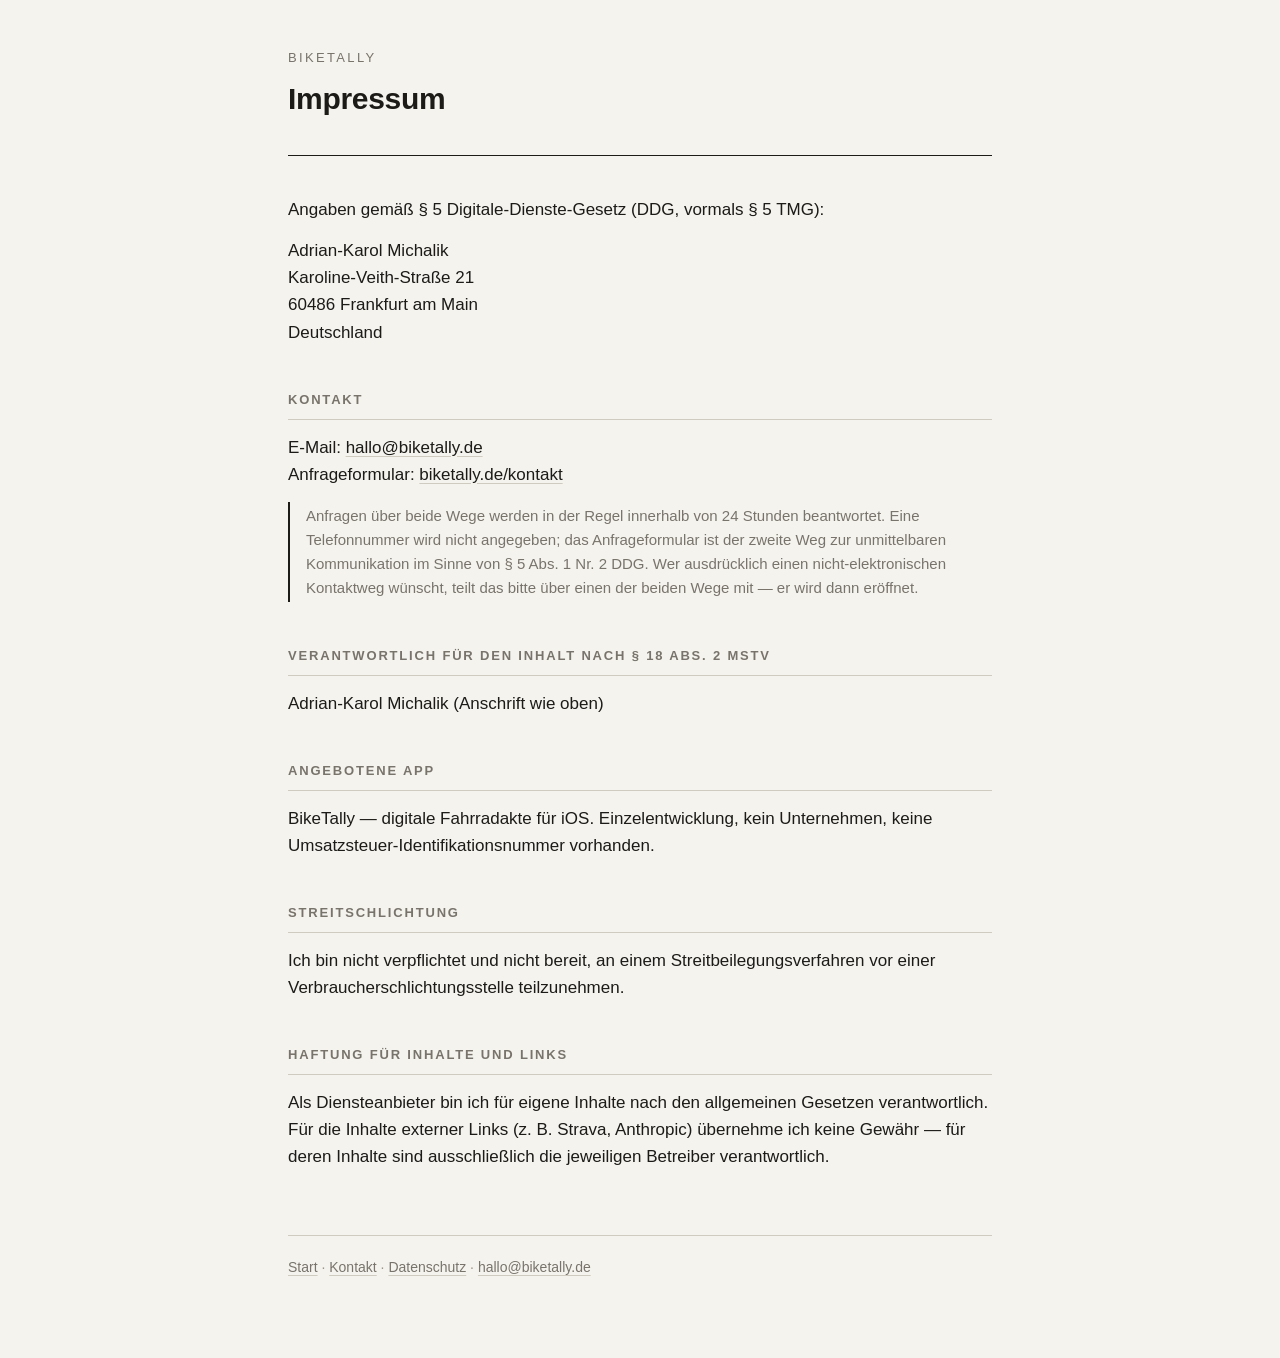
<file: impressum/index.html>
<!DOCTYPE html>
<html lang="de">
<head>
<meta charset="utf-8">
<meta name="viewport" content="width=device-width, initial-scale=1">
<title>Impressum – BikeTally</title>
<meta name="robots" content="index, follow">
<link rel="stylesheet" href="/stil.css">
</head>
<body>
<div class="blatt">

<header>
  <p class="marke">BikeTally</p>
  <h1>Impressum</h1>
</header>

<p>Angaben gemäß § 5 Digitale-Dienste-Gesetz (DDG, vormals § 5 TMG):</p>

<p>
  Adrian-Karol Michalik<br>
  Karoline-Veith-Straße 21<br>
  60486 Frankfurt am Main<br>
  Deutschland
</p>

<h2>Kontakt</h2>
<p>
  E-Mail: <a href="mailto:hallo@biketally.de">hallo@biketally.de</a><br>
  Anfrageformular: <a href="/kontakt">biketally.de/kontakt</a>
</p>
<p class="hinweis">
  Anfragen über beide Wege werden in der Regel innerhalb von 24 Stunden beantwortet. Eine
  Telefonnummer wird nicht angegeben; das Anfrageformular ist der zweite Weg zur unmittelbaren
  Kommunikation im Sinne von § 5 Abs. 1 Nr. 2 DDG. Wer ausdrücklich einen nicht-elektronischen
  Kontaktweg wünscht, teilt das bitte über einen der beiden Wege mit — er wird dann eröffnet.
</p>

<h2>Verantwortlich für den Inhalt nach § 18 Abs. 2 MStV</h2>
<p>Adrian-Karol Michalik (Anschrift wie oben)</p>

<h2>Angebotene App</h2>
<p>
  BikeTally — digitale Fahrradakte für iOS. Einzelentwicklung, kein Unternehmen, keine
  Umsatzsteuer-Identifikationsnummer vorhanden.
</p>

<h2>Streitschlichtung</h2>
<p>
  Ich bin nicht verpflichtet und nicht bereit, an einem Streitbeilegungsverfahren vor einer
  Verbraucherschlichtungsstelle teilzunehmen.
</p>

<h2>Haftung für Inhalte und Links</h2>
<p>
  Als Diensteanbieter bin ich für eigene Inhalte nach den allgemeinen Gesetzen verantwortlich.
  Für die Inhalte externer Links (z. B. Strava, Anthropic) übernehme ich keine Gewähr — für
  deren Inhalte sind ausschließlich die jeweiligen Betreiber verantwortlich.
</p>

<footer>
  <a href="/">Start</a> · <a href="/kontakt">Kontakt</a> ·
  <a href="/datenschutz">Datenschutz</a> ·
  <a href="mailto:hallo@biketally.de">hallo@biketally.de</a>
</footer>

</div>
</body>
</html>
</file>
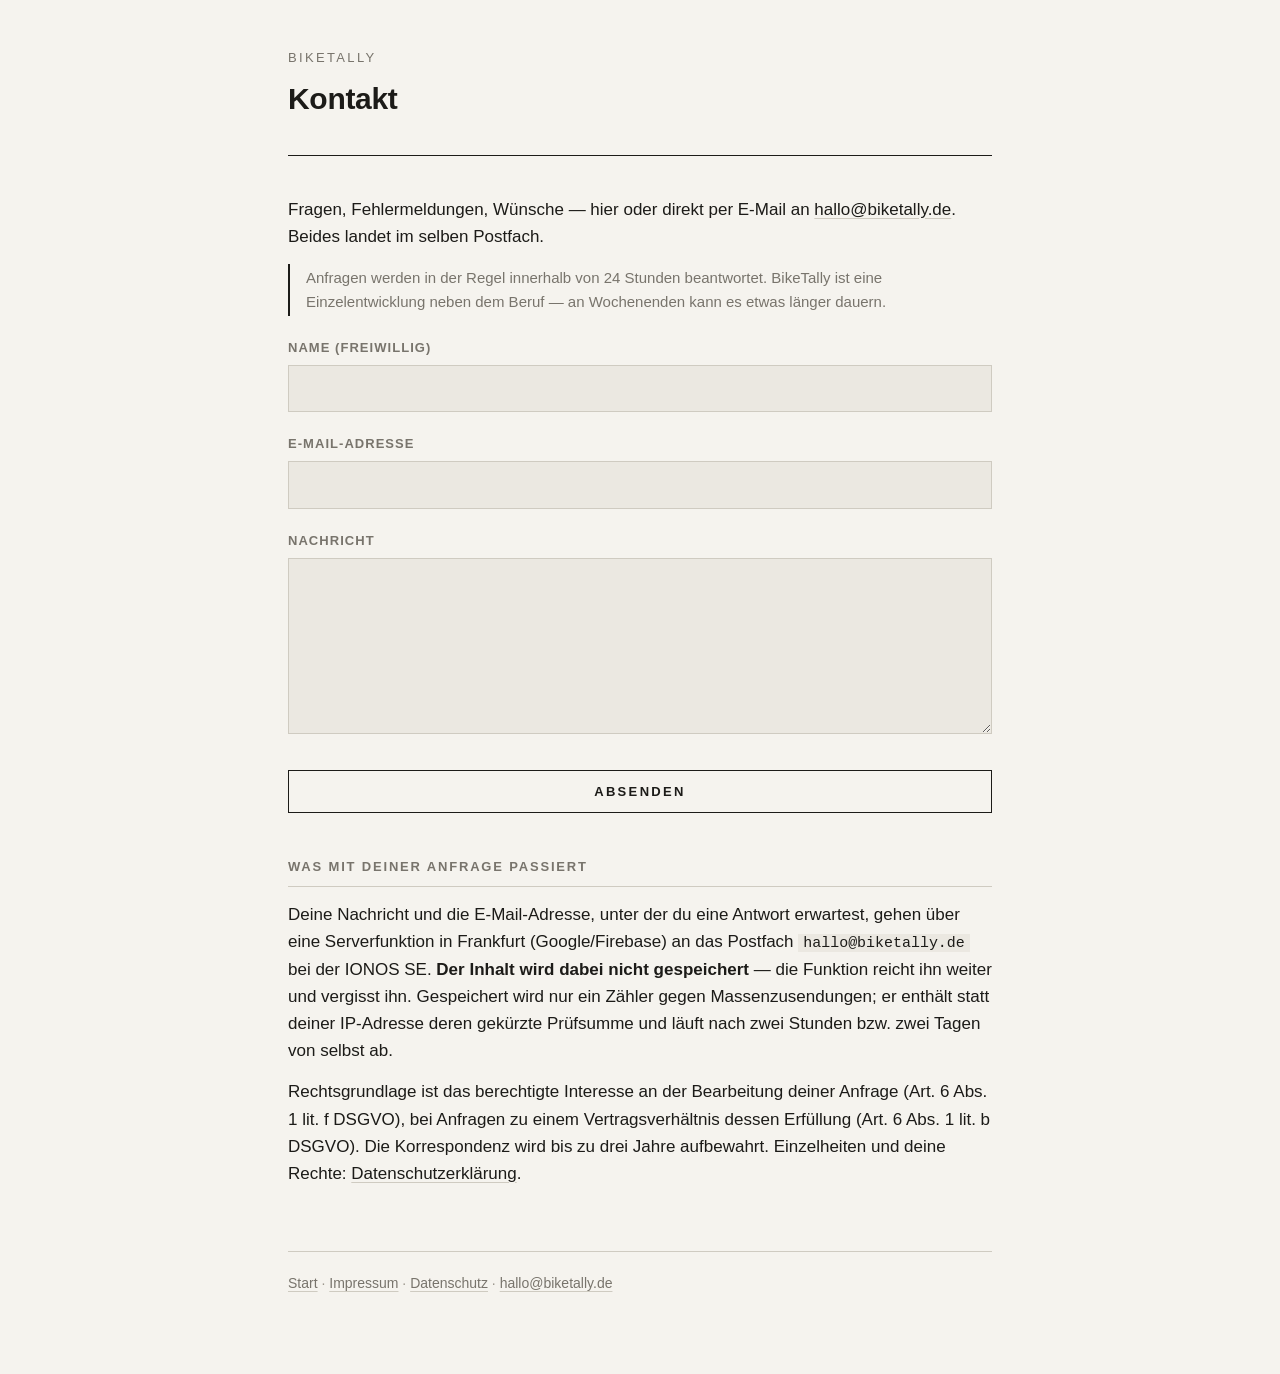
<file: kontakt/index.html>
<!DOCTYPE html>
<html lang="de">
<head>
<meta charset="utf-8">
<meta name="viewport" content="width=device-width, initial-scale=1">
<title>Kontakt – BikeTally</title>
<meta name="description" content="Anfragen an BikeTally – per Formular oder E-Mail.">
<meta name="robots" content="index, follow">
<link rel="stylesheet" href="/stil.css">
<style>
/* Nur was das Formular braucht. Der Rest kommt aus stil.css, damit die Seite nicht
   danebensteht: Haarlinien statt Kästen, Papiergrund, gedämpfte Schrift. */
label {
  display: block;
  font-size: 13px;
  letter-spacing: 0.08em;
  text-transform: uppercase;
  color: var(--text-gedaempft);
  font-weight: 600;
  margin: 22px 0 6px;
}
input[type="text"], input[type="email"], textarea {
  width: 100%;
  font-family: inherit;
  font-size: 17px;
  line-height: 1.5;
  color: var(--text);
  background: var(--grund-gedaempft);
  border: 1px solid var(--linie);
  padding: 10px 12px;
}
input:focus, textarea:focus { outline: 2px solid var(--linie-stark); outline-offset: -2px; }
textarea { min-height: 11rem; resize: vertical; }

/* Der Honigtopf. `display:none` genügt hier nicht allein: Manche Ausfüllhelfer und
   Bildschirmleser gehen trotzdem hinein, deshalb zusätzlich aria-hidden und tabindex="-1"
   am Feld selbst. */
.honigtopf { display: none; }

button {
  font-family: inherit;
  font-size: 13px;
  letter-spacing: 0.18em;
  text-transform: uppercase;
  font-weight: 600;
  color: var(--text);
  background: none;
  border: 1px solid var(--linie-stark);
  padding: 13px 24px;
  margin-top: 28px;
  cursor: pointer;
  width: 100%;
}
button:disabled { opacity: 0.4; cursor: default; }

#rueckmeldung { margin-top: 20px; font-size: 15px; }
#rueckmeldung:empty { margin-top: 0; }
.gelungen { color: var(--text); }
.misslungen { color: var(--text); font-weight: 600; }
</style>
</head>
<body>
<div class="blatt">

<header>
  <p class="marke">BikeTally</p>
  <h1>Kontakt</h1>
</header>

<p>
  Fragen, Fehlermeldungen, Wünsche — hier oder direkt per E-Mail an
  <a href="mailto:hallo@biketally.de">hallo@biketally.de</a>. Beides landet im selben Postfach.
</p>

<p class="hinweis">
  Anfragen werden in der Regel innerhalb von 24 Stunden beantwortet. BikeTally ist eine
  Einzelentwicklung neben dem Beruf — an Wochenenden kann es etwas länger dauern.
</p>

<form id="formular" novalidate>
  <label for="name">Name (freiwillig)</label>
  <input type="text" id="name" name="name" maxlength="100" autocomplete="name">

  <label for="email">E-Mail-Adresse</label>
  <input type="email" id="email" name="email" maxlength="200" required autocomplete="email">

  <label for="nachricht">Nachricht</label>
  <textarea id="nachricht" name="nachricht" maxlength="5000" required></textarea>

  <!-- Honigtopf gegen automatisierte Einsendungen: Ein Mensch sieht dieses Feld nicht und
       füllt es deshalb nie aus. Ist es ausgefüllt, verwirft der Server die Anfrage. Das ist
       der Grund, warum diese Seite ohne CAPTCHA auskommt — und damit ohne einen weiteren
       Empfänger in der Datenschutzerklärung. -->
  <div class="honigtopf" aria-hidden="true">
    <label for="webseite">Webseite</label>
    <input type="text" id="webseite" name="webseite" tabindex="-1" autocomplete="off">
  </div>

  <button type="submit" id="senden">Absenden</button>
</form>

<p id="rueckmeldung" role="status" aria-live="polite"></p>

<h2>Was mit deiner Anfrage passiert</h2>
<p>
  Deine Nachricht und die E-Mail-Adresse, unter der du eine Antwort erwartest, gehen über eine
  Serverfunktion in Frankfurt (Google/Firebase) an das Postfach
  <code>hallo@biketally.de</code> bei der IONOS SE. <strong>Der Inhalt wird dabei nicht
  gespeichert</strong> — die Funktion reicht ihn weiter und vergisst ihn. Gespeichert wird nur
  ein Zähler gegen Massenzusendungen; er enthält statt deiner IP-Adresse deren gekürzte
  Prüfsumme und läuft nach zwei Stunden bzw. zwei Tagen von selbst ab.
</p>
<p>
  Rechtsgrundlage ist das berechtigte Interesse an der Bearbeitung deiner Anfrage
  (Art. 6 Abs. 1 lit. f DSGVO), bei Anfragen zu einem Vertragsverhältnis dessen Erfüllung
  (Art. 6 Abs. 1 lit. b DSGVO). Die Korrespondenz wird bis zu drei Jahre aufbewahrt.
  Einzelheiten und deine Rechte: <a href="/datenschutz">Datenschutzerklärung</a>.
</p>

<footer>
  <a href="/">Start</a> · <a href="/impressum">Impressum</a> ·
  <a href="/datenschutz">Datenschutz</a> ·
  <a href="mailto:hallo@biketally.de">hallo@biketally.de</a>
</footer>

</div>

<script>
// Kein Framework, keine fremde Quelle: Die Seite lädt nichts nach, deshalb steht in der
// Datenschutzerklärung auch nichts über eingebundene Dritte.
(function () {
  var ZIEL = "https://europe-west3-bikelog-33934.cloudfunctions.net/kontaktAnfrage";
  var formular = document.getElementById("formular");
  var knopf = document.getElementById("senden");
  var rueckmeldung = document.getElementById("rueckmeldung");

  function sagen(text, gelungen) {
    rueckmeldung.textContent = text;
    rueckmeldung.className = gelungen ? "gelungen" : "misslungen";
  }

  formular.addEventListener("submit", function (ereignis) {
    ereignis.preventDefault();
    var daten = {
      name: document.getElementById("name").value,
      email: document.getElementById("email").value,
      nachricht: document.getElementById("nachricht").value,
      webseite: document.getElementById("webseite").value
    };
    if (!daten.email.trim() || !daten.nachricht.trim()) {
      sagen("Bitte E-Mail-Adresse und Nachricht ausfüllen.", false);
      return;
    }
    knopf.disabled = true;
    sagen("Wird gesendet …", true);

    fetch(ZIEL, {
      method: "POST",
      headers: { "Content-Type": "application/json" },
      body: JSON.stringify(daten)
    }).then(function (antwort) {
      if (antwort.ok) {
        formular.reset();
        sagen("Danke — die Nachricht ist angekommen. Antwort in der Regel innerhalb von 24 Stunden.", true);
        return;
      }
      // Die Fehlerkennungen des Servers in Klartext übersetzen. Der Rückfallsatz nennt
      // bewusst die E-Mail-Adresse: Wenn das Formular klemmt, darf der zweite Weg nicht
      // erst gesucht werden müssen — sonst ist die Anforderung aus § 5 DDG genau dann
      // nicht erfüllt, wenn es darauf ankommt.
      return antwort.json().catch(function () { return {}; }).then(function (koerper) {
        if (antwort.status === 429) {
          sagen("Zu viele Anfragen in kurzer Zeit. Bitte später erneut versuchen oder direkt an hallo@biketally.de schreiben.", false);
        } else if (koerper.error === "email_ungueltig") {
          sagen("Die E-Mail-Adresse sieht nicht richtig aus — bitte prüfen.", false);
        } else if (koerper.error === "nachricht_ungueltig") {
          sagen("Die Nachricht ist leer oder zu lang (höchstens 5000 Zeichen).", false);
        } else {
          sagen("Das hat leider nicht geklappt. Bitte schreib direkt an hallo@biketally.de.", false);
        }
      });
    }).catch(function () {
      sagen("Keine Verbindung zum Server. Bitte schreib direkt an hallo@biketally.de.", false);
    }).finally(function () {
      knopf.disabled = false;
    });
  });
})();
</script>
</body>
</html>
</file>
<file: stil.css>
/* Übernimmt die Haltung der App: ein gut gesetztes Scheckheft. Papiergrund statt Weiß,
   Haarlinien statt Kästen, gedämpfte Farben. Die Werte stammen aus Gestaltung.swift, damit
   Website und App nicht wie zwei verschiedene Produkte aussehen. */

:root {
  --grund: #F5F3EE;
  --grund-gedaempft: #EBE8E1;
  --text: #1C1B18;
  --text-gedaempft: #78746C;
  --text-leise: #9C978D;
  --linie: #CFCBC1;
  --linie-stark: #1C1B18;
}

@media (prefers-color-scheme: dark) {
  :root {
    --grund: #171614;
    --grund-gedaempft: #1F1E1B;
    --text: #EDEAE3;
    --text-gedaempft: #9A948A;
    --text-leise: #7C766D;
    --linie: #3A3733;
    --linie-stark: #EDEAE3;
  }
}

* { box-sizing: border-box; }

body {
  margin: 0;
  padding: 0 20px 80px;
  background: var(--grund);
  color: var(--text);
  font-family: -apple-system, BlinkMacSystemFont, "Segoe UI", Roboto, Helvetica, Arial, sans-serif;
  font-size: 17px;
  line-height: 1.6;
  -webkit-text-size-adjust: 100%;
}

.blatt {
  max-width: 44rem;
  margin: 0 auto;
}

/* Kopf: Markenzeile gesperrt gesetzt, wie der Anreisser in der App. */
header {
  padding: 48px 0 32px;
  border-bottom: 1px solid var(--linie-stark);
  margin-bottom: 40px;
}

.marke {
  font-size: 13px;
  letter-spacing: 0.18em;
  text-transform: uppercase;
  color: var(--text-gedaempft);
  margin: 0 0 6px;
}

header h1 {
  font-size: 30px;
  font-weight: 600;
  margin: 0;
  letter-spacing: -0.01em;
}

h2 {
  font-size: 13px;
  letter-spacing: 0.14em;
  text-transform: uppercase;
  color: var(--text-gedaempft);
  font-weight: 600;
  margin: 44px 0 14px;
  padding-bottom: 8px;
  border-bottom: 1px solid var(--linie);
}

h3 {
  font-size: 18px;
  font-weight: 600;
  margin: 28px 0 8px;
}

p { margin: 0 0 14px; }

a {
  color: var(--text);
  text-decoration: underline;
  text-underline-offset: 3px;
  text-decoration-color: var(--linie);
}
a:hover { text-decoration-color: var(--text); }

ul { padding-left: 20px; margin: 0 0 14px; }
li { margin-bottom: 6px; }

table {
  width: 100%;
  border-collapse: collapse;
  margin: 0 0 20px;
  font-size: 15px;
  display: block;
  overflow-x: auto;
}
th, td {
  text-align: left;
  padding: 9px 12px 9px 0;
  border-bottom: 1px solid var(--linie);
  vertical-align: top;
}
th {
  font-size: 12px;
  letter-spacing: 0.08em;
  text-transform: uppercase;
  color: var(--text-gedaempft);
  font-weight: 600;
}

code {
  font-family: ui-monospace, SFMono-Regular, Menlo, monospace;
  font-size: 0.88em;
  background: var(--grund-gedaempft);
  padding: 1px 5px;
}

.hinweis {
  border-left: 2px solid var(--linie-stark);
  padding: 2px 0 2px 16px;
  margin: 0 0 20px;
  color: var(--text-gedaempft);
  font-size: 15px;
}

footer {
  margin-top: 64px;
  padding-top: 20px;
  border-top: 1px solid var(--linie);
  font-size: 14px;
  color: var(--text-leise);
}
footer a { color: var(--text-gedaempft); }

.stand {
  font-size: 14px;
  color: var(--text-leise);
  margin-top: 40px;
}
</file>
